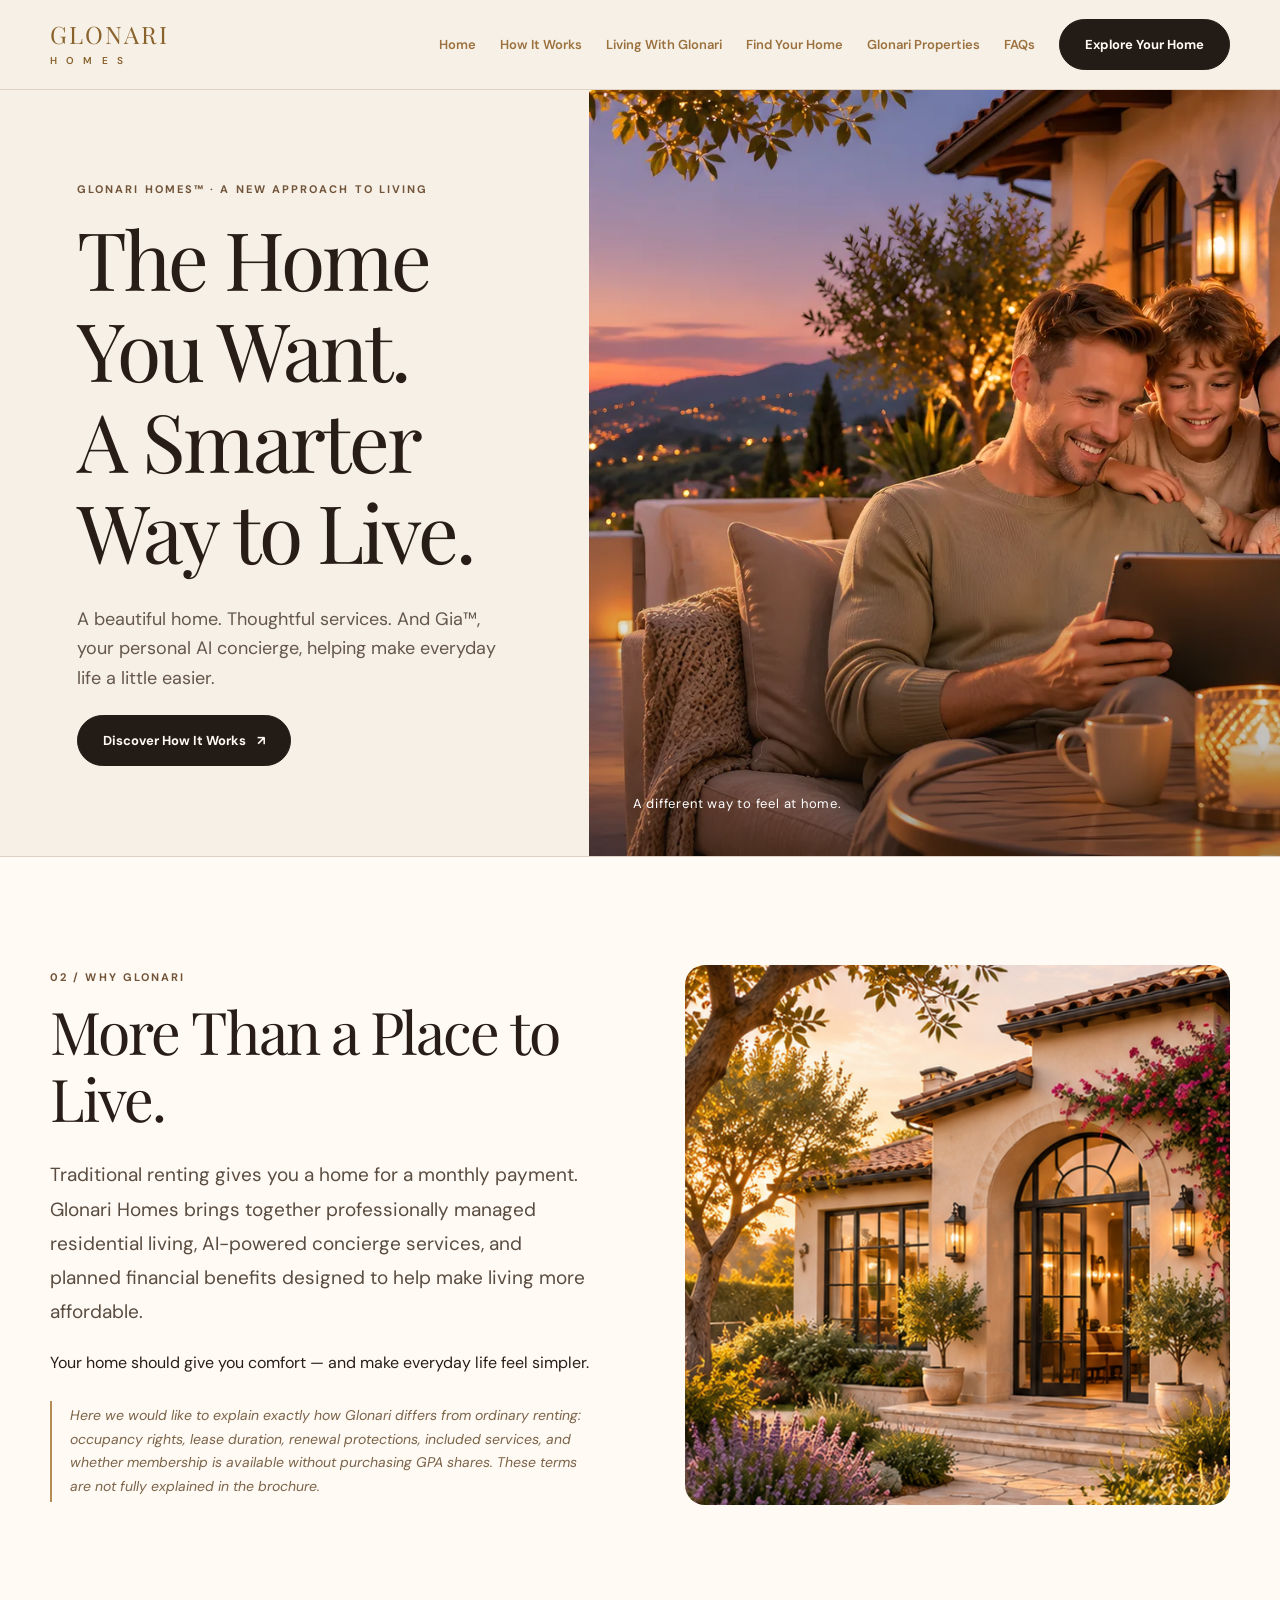
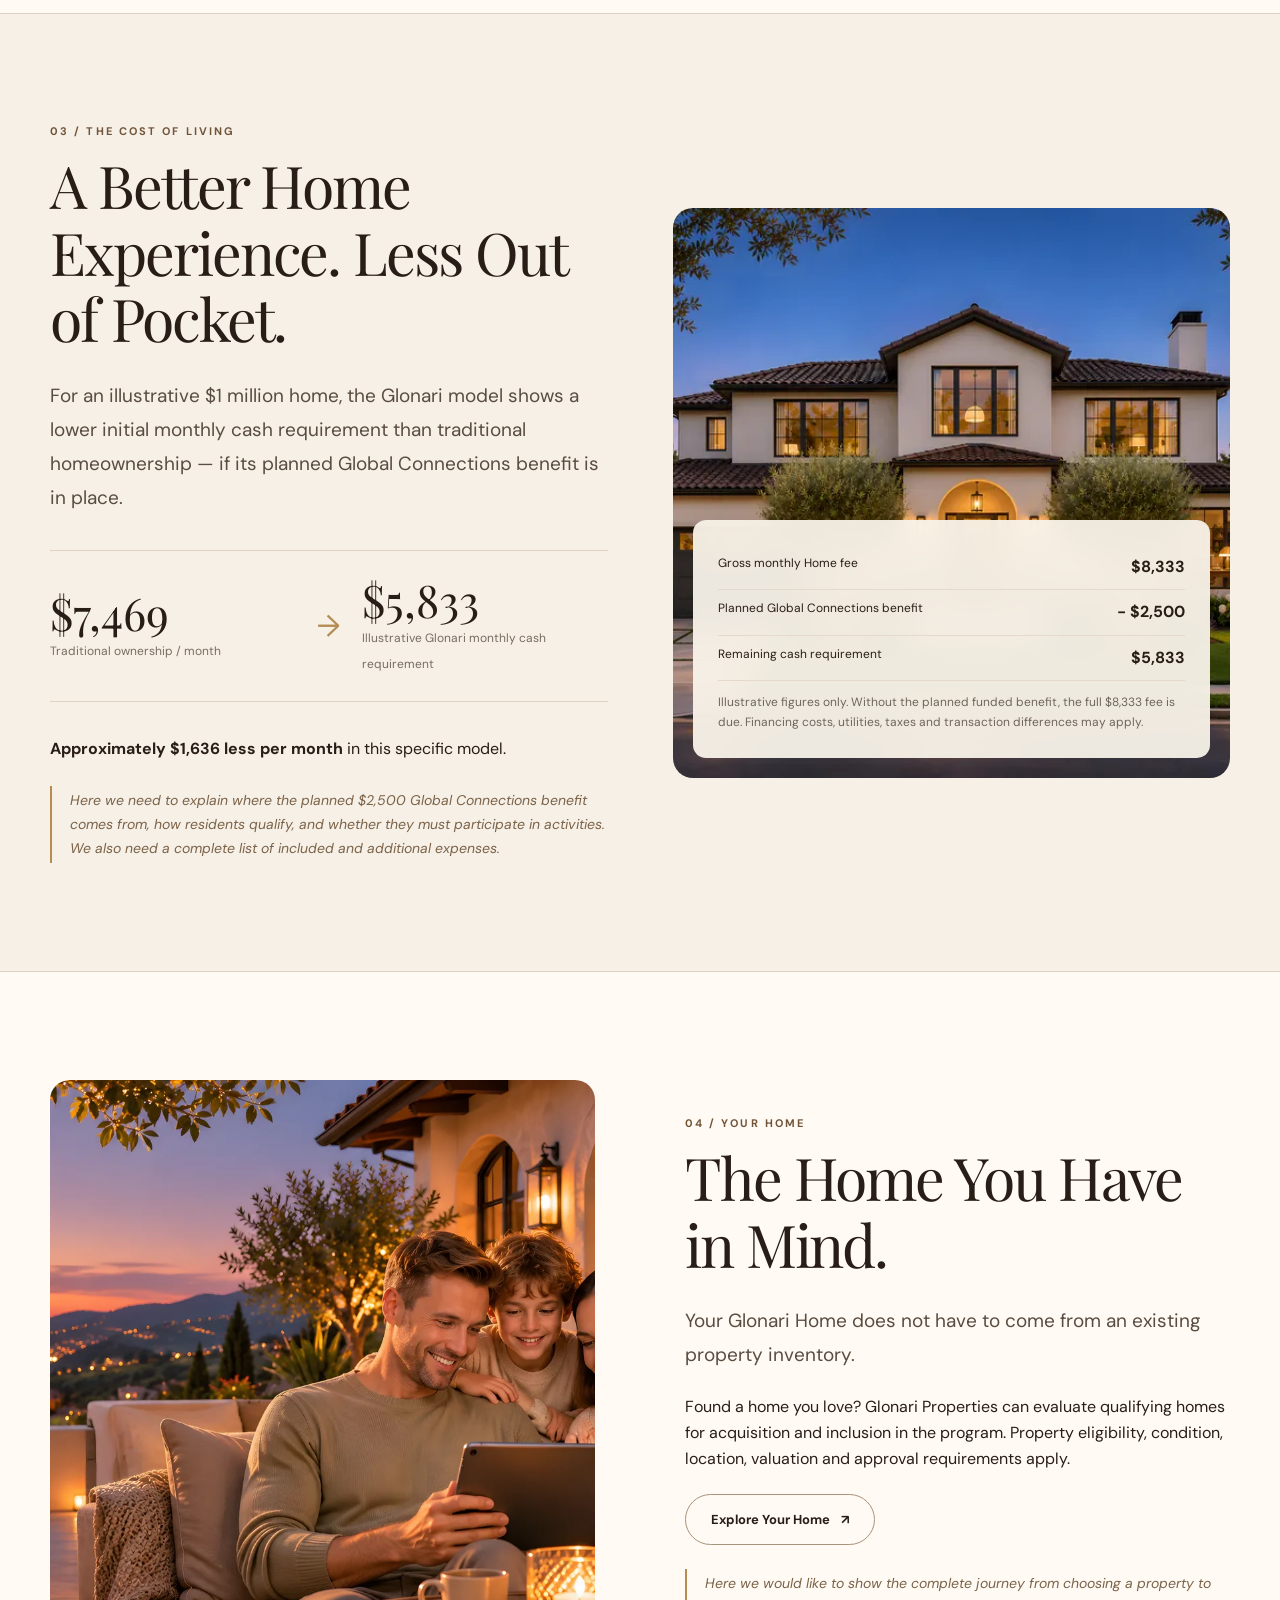
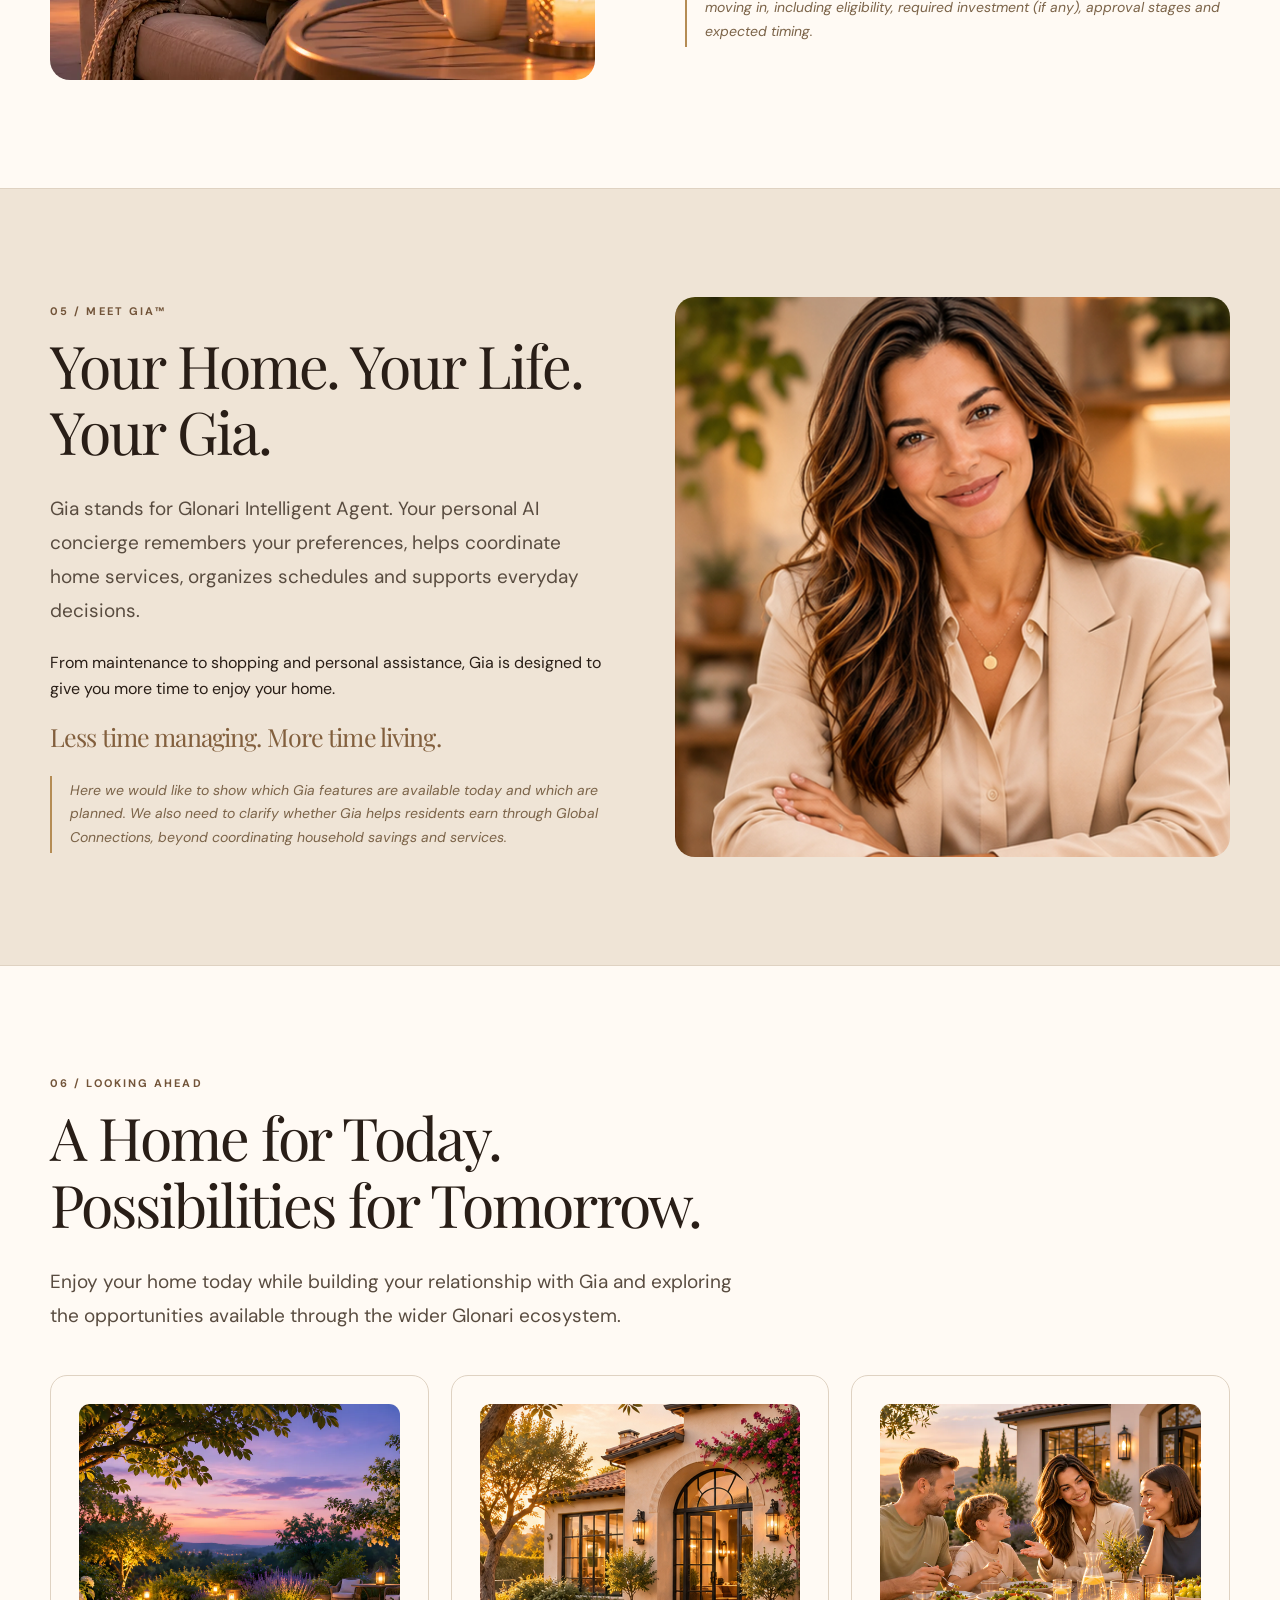
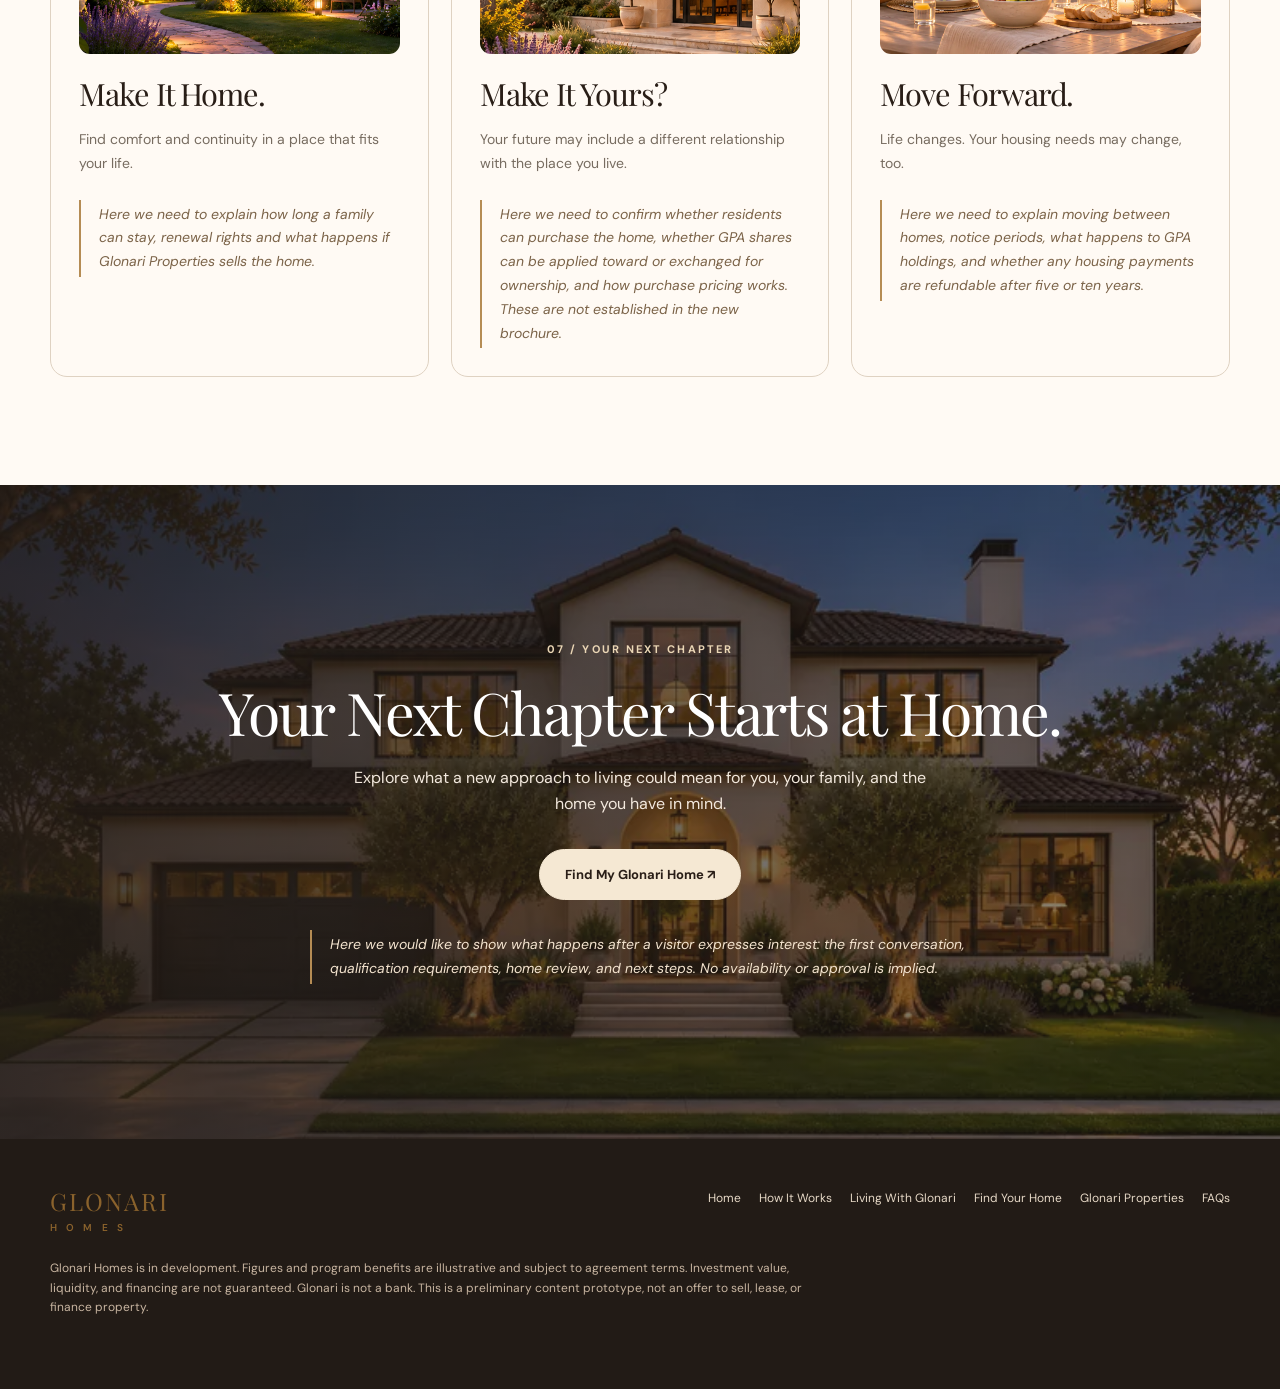
<file: index.html>
<!doctype html><html lang="en"><head><meta charset="utf-8"><meta name="viewport" content="width=device-width,initial-scale=1"><meta name="description" content="Glonari Homes preliminary website content prototype. Explore homes, Gia and the program’s proposed benefits."><title>Home | Glonari Homes — Content Draft</title><link rel="stylesheet" href="styles.css"></head><body><header class="topbar"><div class="container nav"><a class="brand" href="index.html">GLONARI<span>H O M E S</span></a><button class="mobile-toggle" aria-label="Toggle navigation" aria-expanded="false" onclick="const n=document.getElementById('main-nav');n.classList.toggle('open');this.setAttribute('aria-expanded',n.classList.contains('open'))">☰</button><nav class="menu" id="main-nav"><a href="index.html" aria-current="page" >Home</a><a href="how-it-works.html" aria-current="page" >How It Works</a><a href="living-with-glonari.html" aria-current="page" >Living With Glonari</a><a href="find-your-home.html" aria-current="page" >Find Your Home</a><a href="glonari-properties.html" aria-current="page" >Glonari Properties</a><a href="faqs.html" aria-current="page" >FAQs</a><a class="btn" href="find-your-home.html">Explore Your Home</a></nav></div></header><main>
<section class="hero" id="home"><div class="hero-copy"><div class="eyebrow">Glonari Homes™ · A new approach to living</div><h1>The Home You Want.<br>A Smarter Way to Live.</h1><p>A beautiful home. Thoughtful services. And Gia™, your personal AI concierge, helping make everyday life a little easier.</p><div><a class="btn" href="#why">Discover How It Works <span aria-hidden="true">↗</span></a></div></div><div class="hero-photo"><div class="hero-tag">A different way to feel at home.</div></div></section>
<section id="why" class="screen alternate"><div class="container split"><div><div class="eyebrow">02 / Why Glonari</div><h2>More Than a Place to Live.</h2><p class="lede">Traditional renting gives you a home for a monthly payment. Glonari Homes brings together professionally managed residential living, AI-powered concierge services, and planned financial benefits designed to help make living more affordable.</p><p>Your home should give you comfort — and make everyday life feel simpler.</p><div class="note">Here we would like to explain exactly how Glonari differs from ordinary renting: occupancy rights, lease duration, renewal protections, included services, and whether membership is available without purchasing GPA shares. These terms are not fully explained in the brochure.</div></div><img class="media" src="assets/how-01-house-1500.jpg" alt="Warm Mediterranean-style residence" loading="lazy"></div></section>
<section id="cost" class="screen"><div class="container finance"><div><div class="eyebrow">03 / The Cost of Living</div><h2>A Better Home Experience. Less Out of Pocket.</h2><p class="lede">For an illustrative $1 million home, the Glonari model shows a lower initial monthly cash requirement than traditional homeownership — if its planned Global Connections benefit is in place.</p><div class="statline"><div><div class="value">$7,469</div><span>Traditional ownership / month</span></div><div class="op">→</div><div><div class="value">$5,833</div><span>Illustrative Glonari monthly cash requirement</span></div></div><p><strong>Approximately $1,636 less per month</strong> in this specific model.</p><div class="note">Here we need to explain where the planned $2,500 Global Connections benefit comes from, how residents qualify, and whether they must participate in activities. We also need a complete list of included and additional expenses.</div></div><div class="finance-figure"><img src="assets/living-03-complete-home-evening-800.webp" alt="Glonari concept house at dusk" loading="lazy"><div class="glass"><div class="row"><span>Gross monthly Home fee</span><strong>$8,333</strong></div><div class="row"><span>Planned Global Connections benefit</span><strong>− $2,500</strong></div><div class="row"><span>Remaining cash requirement</span><strong>$5,833</strong></div><p class="smallprint" style="margin:12px 0 0">Illustrative figures only. Without the planned funded benefit, the full $8,333 fee is due. Financing costs, utilities, taxes and transaction differences may apply.</p></div></div></div></section>
<section id="find" class="screen alternate"><div class="container split"><img class="media tall" src="assets/how-00-terrace-family-1600.webp" alt="Family enjoying an evening at home" loading="lazy"><div><div class="eyebrow">04 / Your Home</div><h2>The Home You Have in Mind.</h2><p class="lede">Your Glonari Home does not have to come from an existing property inventory.</p><p>Found a home you love? Glonari Properties can evaluate qualifying homes for acquisition and inclusion in the program. Property eligibility, condition, location, valuation and approval requirements apply.</p><a href="find-your-home.html" class="btn secondary">Explore Your Home <span aria-hidden="true">↗</span></a><div class="note">Here we would like to show the complete journey from choosing a property to moving in, including eligibility, required investment (if any), approval stages and expected timing.</div></div></div></section>
<section id="gia" class="screen gentle"><div class="container portrait-layout"><div><div class="eyebrow">05 / Meet Gia™</div><h2>Your Home. Your Life. Your Gia.</h2><p class="lede">Gia stands for Glonari Intelligent Agent. Your personal AI concierge remembers your preferences, helps coordinate home services, organizes schedules and supports everyday decisions.</p><p>From maintenance to shopping and personal assistance, Gia is designed to give you more time to enjoy your home.</p><p class="serif" style="font-size:25px;color:#825f3d">Less time managing. More time living.</p><div class="note">Here we would like to show which Gia features are available today and which are planned. We also need to clarify whether Gia helps residents earn through Global Connections, beyond coordinating household savings and services.</div></div><img class="portrait" src="assets/how-01-gia-1500.jpg" alt="Gia, the Glonari AI concierge" loading="lazy"></div></section>
<section id="future" class="screen alternate"><div class="container"><div class="eyebrow">06 / Looking Ahead</div><h2>A Home for Today.<br>Possibilities for Tomorrow.</h2><p class="lede">Enjoy your home today while building your relationship with Gia and exploring the opportunities available through the wider Glonari ecosystem.</p><div class="columns"><div class="column"><img src="assets/living-05-view-garden-1600.webp" loading="lazy" alt="Quiet garden at dusk"><h3>Make It Home.</h3><p>Find comfort and continuity in a place that fits your life.</p><div class="note">Here we need to explain how long a family can stay, renewal rights and what happens if Glonari Properties sells the home.</div></div><div class="column"><img src="assets/how-01-house-1500.jpg" loading="lazy" alt="Home exterior"><h3>Make It Yours?</h3><p>Your future may include a different relationship with the place you live.</p><div class="note">Here we need to confirm whether residents can purchase the home, whether GPA shares can be applied toward or exchanged for ownership, and how purchase pricing works. These are not established in the new brochure.</div></div><div class="column"><img src="assets/how-00-system-circle-1600.webp" loading="lazy" alt="Family sharing a meal"><h3>Move Forward.</h3><p>Life changes. Your housing needs may change, too.</p><div class="note">Here we need to explain moving between homes, notice periods, what happens to GPA holdings, and whether any housing payments are refundable after five or ten years.</div></div></div></div></section>
<section id="start" class="cta-screen"><div class="eyebrow" style="color:#ebd7b6">07 / Your Next Chapter</div><h2>Your Next Chapter Starts at Home.</h2><p>Explore what a new approach to living could mean for you, your family, and the home you have in mind.</p><a class="btn" href="find-your-home.html">Find My Glonari Home ↗</a><div class="note">Here we would like to show what happens after a visitor expresses interest: the first conversation, qualification requirements, home review, and next steps. No availability or approval is implied.</div></section>
</main><footer class="footer"><div class="container"><div class="footer-grid"><div class="brand">GLONARI<span>H O M E S</span></div><nav><a href="index.html">Home</a> <a href="how-it-works.html">How It Works</a> <a href="living-with-glonari.html">Living With Glonari</a> <a href="find-your-home.html">Find Your Home</a> <a href="glonari-properties.html">Glonari Properties</a> <a href="faqs.html">FAQs</a></nav></div><p class="smallprint">Glonari Homes is in development. Figures and program benefits are illustrative and subject to agreement terms. Investment value, liquidity, and financing are not guaranteed. Glonari is not a bank. This is a preliminary content prototype, not an offer to sell, lease, or finance property.</p></div></footer></body></html>
</file>
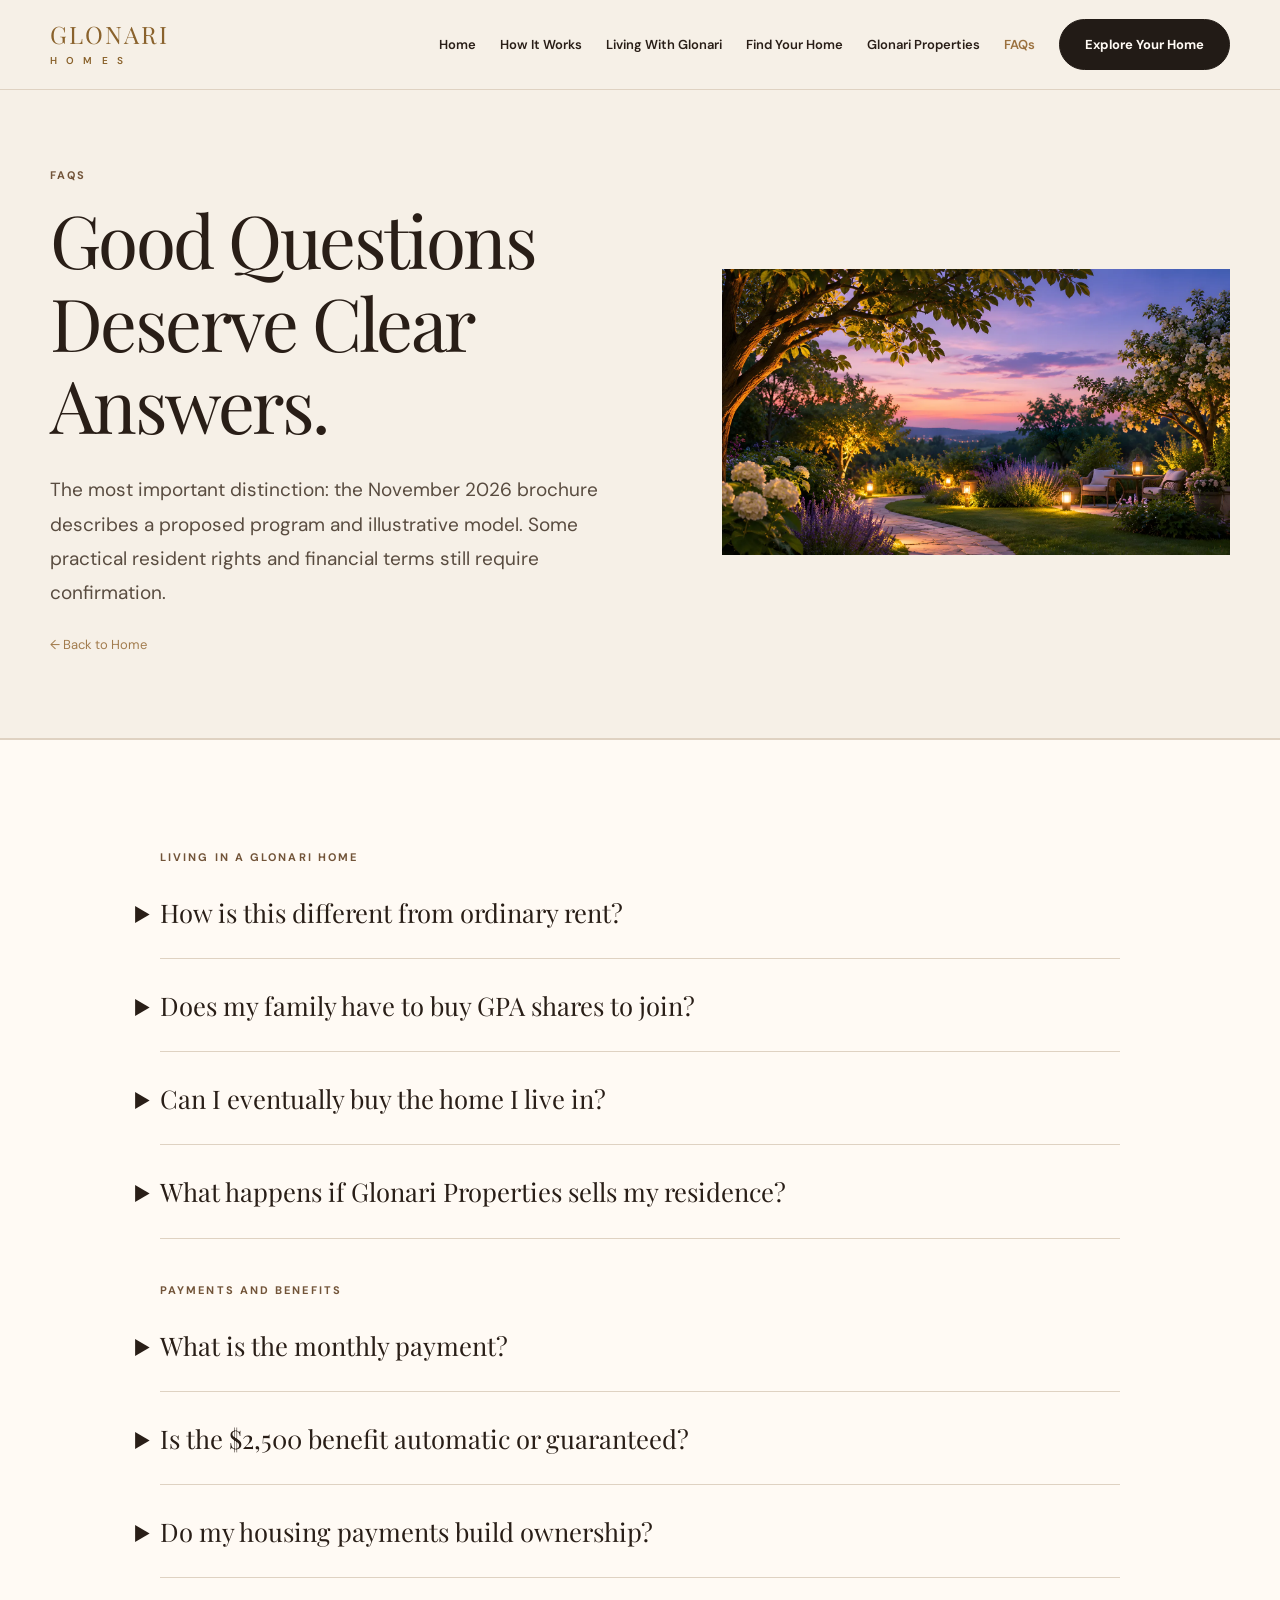
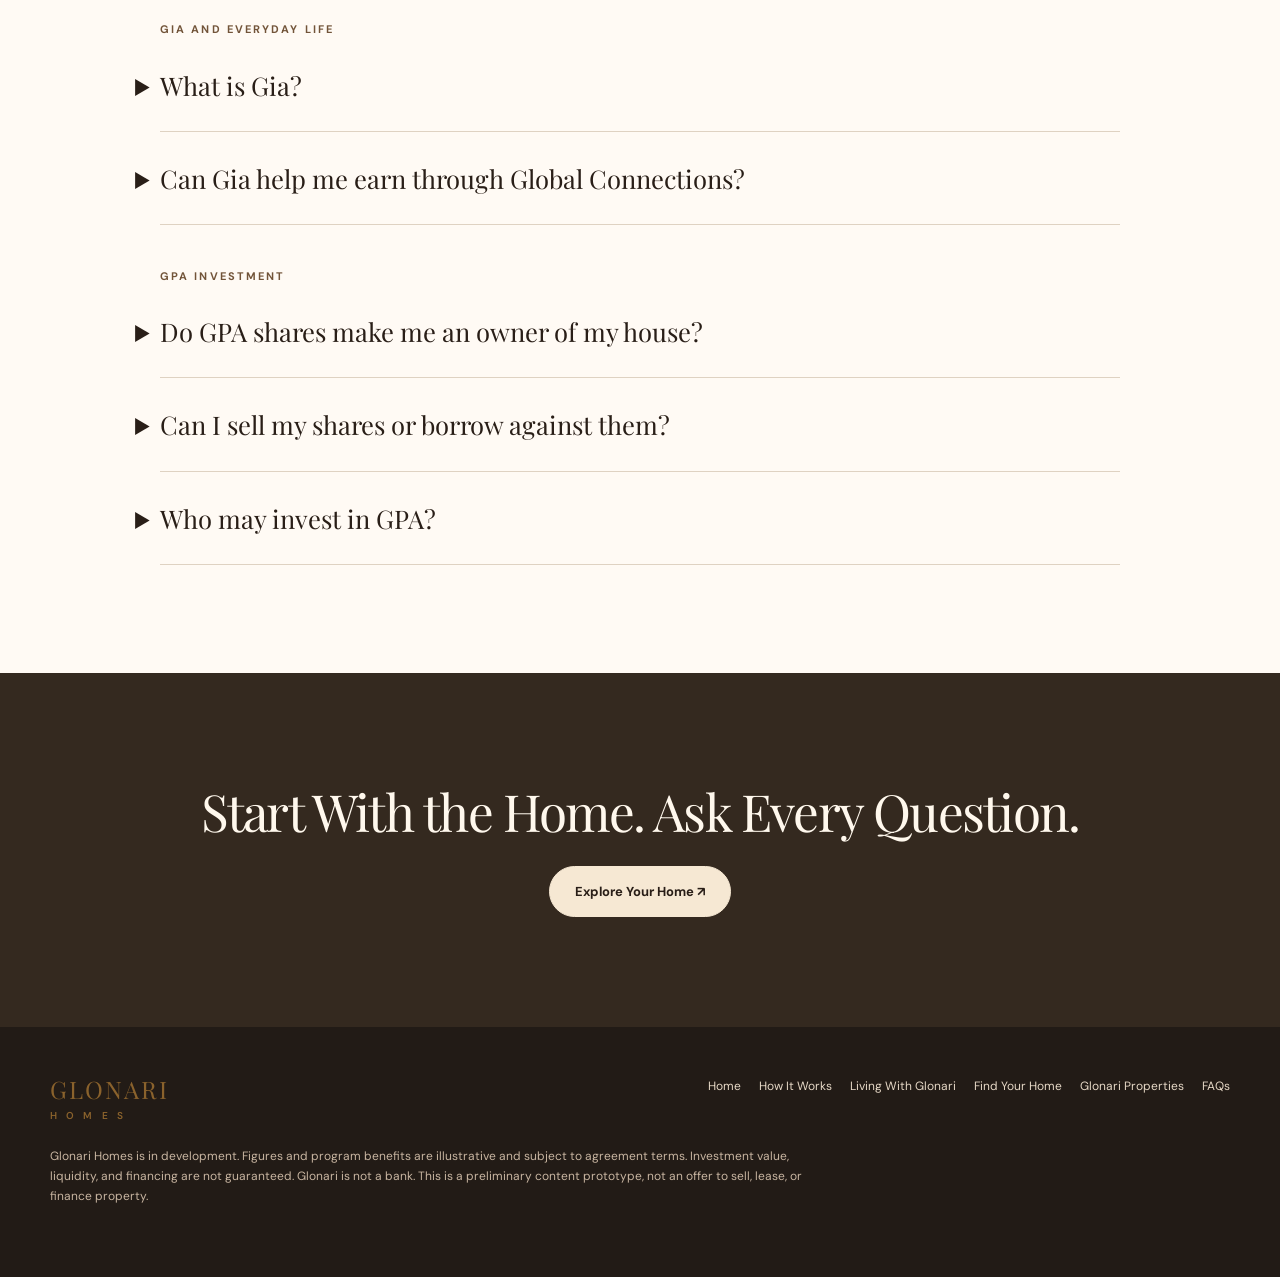
<file: faqs.html>
<!doctype html><html lang="en"><head><meta charset="utf-8"><meta name="viewport" content="width=device-width,initial-scale=1"><meta name="description" content="Glonari Homes preliminary website content prototype. Explore homes, Gia and the program’s proposed benefits."><title>FAQs | Glonari Homes — Content Draft</title><link rel="stylesheet" href="styles.css"></head><body><header class="topbar"><div class="container nav"><a class="brand" href="index.html">GLONARI<span>H O M E S</span></a><button class="mobile-toggle" aria-label="Toggle navigation" aria-expanded="false" onclick="const n=document.getElementById('main-nav');n.classList.toggle('open');this.setAttribute('aria-expanded',n.classList.contains('open'))">☰</button><nav class="menu" id="main-nav"><a href="index.html" >Home</a><a href="how-it-works.html" >How It Works</a><a href="living-with-glonari.html" >Living With Glonari</a><a href="find-your-home.html" >Find Your Home</a><a href="glonari-properties.html" >Glonari Properties</a><a href="faqs.html" aria-current="page" >FAQs</a><a class="btn" href="find-your-home.html">Explore Your Home</a></nav></div></header><main><section class="interior-hero"><div class="container interior-hero-grid"><div><div class="eyebrow">FAQs</div><h1>Good Questions Deserve Clear Answers.</h1><p class="lede">The most important distinction: the November 2026 brochure describes a proposed program and illustrative model. Some practical resident rights and financial terms still require confirmation.</p><a href="index.html" class="backtop">← Back to Home</a></div><img class="inner-hero-image" src="assets/living-05-view-garden-1600.webp" alt="Glonari Homes lifestyle illustration" /></div></section><section class="screen alternate"><div class="container faq-wrap"><div class="eyebrow faq-category">Living in a Glonari Home</div><details class="qa"><summary>How is this different from ordinary rent?</summary><p>The brochure describes professionally managed housing with Gia concierge services and planned financial benefits. The precise legal occupancy protections and long-term contractual differences are not specified.</p><div class="note">Here we should publish the actual occupancy agreement, renewal rights and a plain-language comparison with renting.</div></details><details class="qa"><summary>Does my family have to buy GPA shares to join?</summary><p>The brochure describes a qualifying GPA position for its full-participation example, but does not clearly confirm a separate no-investment housing path.</p><div class="note">Here we need a definitive answer on mandatory GPA holdings and whether non-accredited families can become residents.</div></details><details class="qa"><summary>Can I eventually buy the home I live in?</summary><p>The November 2026 brochure does not establish a contractual right to purchase a particular home.</p><div class="note">Here we need any buyout option, pricing rules, eligibility, and whether GPA shares could be exchanged or applied toward ownership.</div></details><details class="qa"><summary>What happens if Glonari Properties sells my residence?</summary><p>The brochure does not provide the full housing-agreement protections for this situation.</p><div class="note">Here we need the resident’s legal rights after a property sale, refinancing or financial distress.</div></details><div class="eyebrow faq-category">Payments and benefits</div><details class="qa"><summary>What is the monthly payment?</summary><p>The brochure’s illustrative $1 million home carries an $8,333 gross monthly Home fee. Its planned $2,500 Global Connections benefit would leave $5,833 in monthly cash required before optional GPA financing.</p><div class="note">Here we should provide the actual fees and qualifying terms for each home.</div></details><details class="qa"><summary>Is the $2,500 benefit automatic or guaranteed?</summary><p>No. The brochure says the benefit requires enforceable funded arrangements; without it, the full $8,333 is due.</p><div class="note">Here we need to explain exactly where the benefit comes from, who qualifies and whether residents must participate.</div></details><details class="qa"><summary>Do my housing payments build ownership?</summary><p>The brochure does not state that monthly Home fees accumulate as equity in the residence or are refunded when a family moves.</p><div class="note">Here we need a clear five- or ten-year example of the amount paid and what, if anything, is refundable.</div></details><div class="eyebrow faq-category">Gia and everyday life</div><details class="qa"><summary>What is Gia?</summary><p>Gia is Glonari Intelligent Agent, a personal AI concierge designed to help coordinate services, maintenance, schedules and personal assistance according to available features and permissions.</p><div class="note">Here we need to distinguish services operating today from future plans.</div></details><details class="qa"><summary>Can Gia help me earn through Global Connections?</summary><p>The November brochure discusses planned economic benefits but does not explain the prior personal Home Business income model in detail.</p><div class="note">Here we need to confirm whether additional member earnings or a separate Home Business still exist.</div></details><div class="eyebrow faq-category">GPA investment</div><details class="qa"><summary>Do GPA shares make me an owner of my house?</summary><p>No. GPA Class A is equity in Glonari Properties, not direct title to an individual residence.</p><div class="note">Here we need the exact shareholder rights and legal documentation.</div></details><details class="qa"><summary>Can I sell my shares or borrow against them?</summary><p>No market, repurchase, redemption, share price or liquidity is guaranteed. Possible borrowing is subject to lender approval, eligible collateral and restrictions.</p><div class="note">Here we need actual exit options, approved lending arrangements and any eligibility limitations.</div></details><details class="qa"><summary>Who may invest in GPA?</summary><p>Initial securities participation is limited to eligible accredited investors. Broader access is a future objective requiring authorization.</p><div class="note">Here we need an explicit distinction between eligibility for GPA securities and eligibility for the Home living program.</div></details></div></section><section class="small-cta"><div class="container"><h2>Start With the Home. Ask Every Question.</h2><a class="btn" href="find-your-home.html">Explore Your Home ↗</a></div></section></main><footer class="footer"><div class="container"><div class="footer-grid"><div class="brand">GLONARI<span>H O M E S</span></div><nav><a href="index.html">Home</a> <a href="how-it-works.html">How It Works</a> <a href="living-with-glonari.html">Living With Glonari</a> <a href="find-your-home.html">Find Your Home</a> <a href="glonari-properties.html">Glonari Properties</a> <a href="faqs.html">FAQs</a></nav></div><p class="smallprint">Glonari Homes is in development. Figures and program benefits are illustrative and subject to agreement terms. Investment value, liquidity, and financing are not guaranteed. Glonari is not a bank. This is a preliminary content prototype, not an offer to sell, lease, or finance property.</p></div></footer></body></html>
</file>
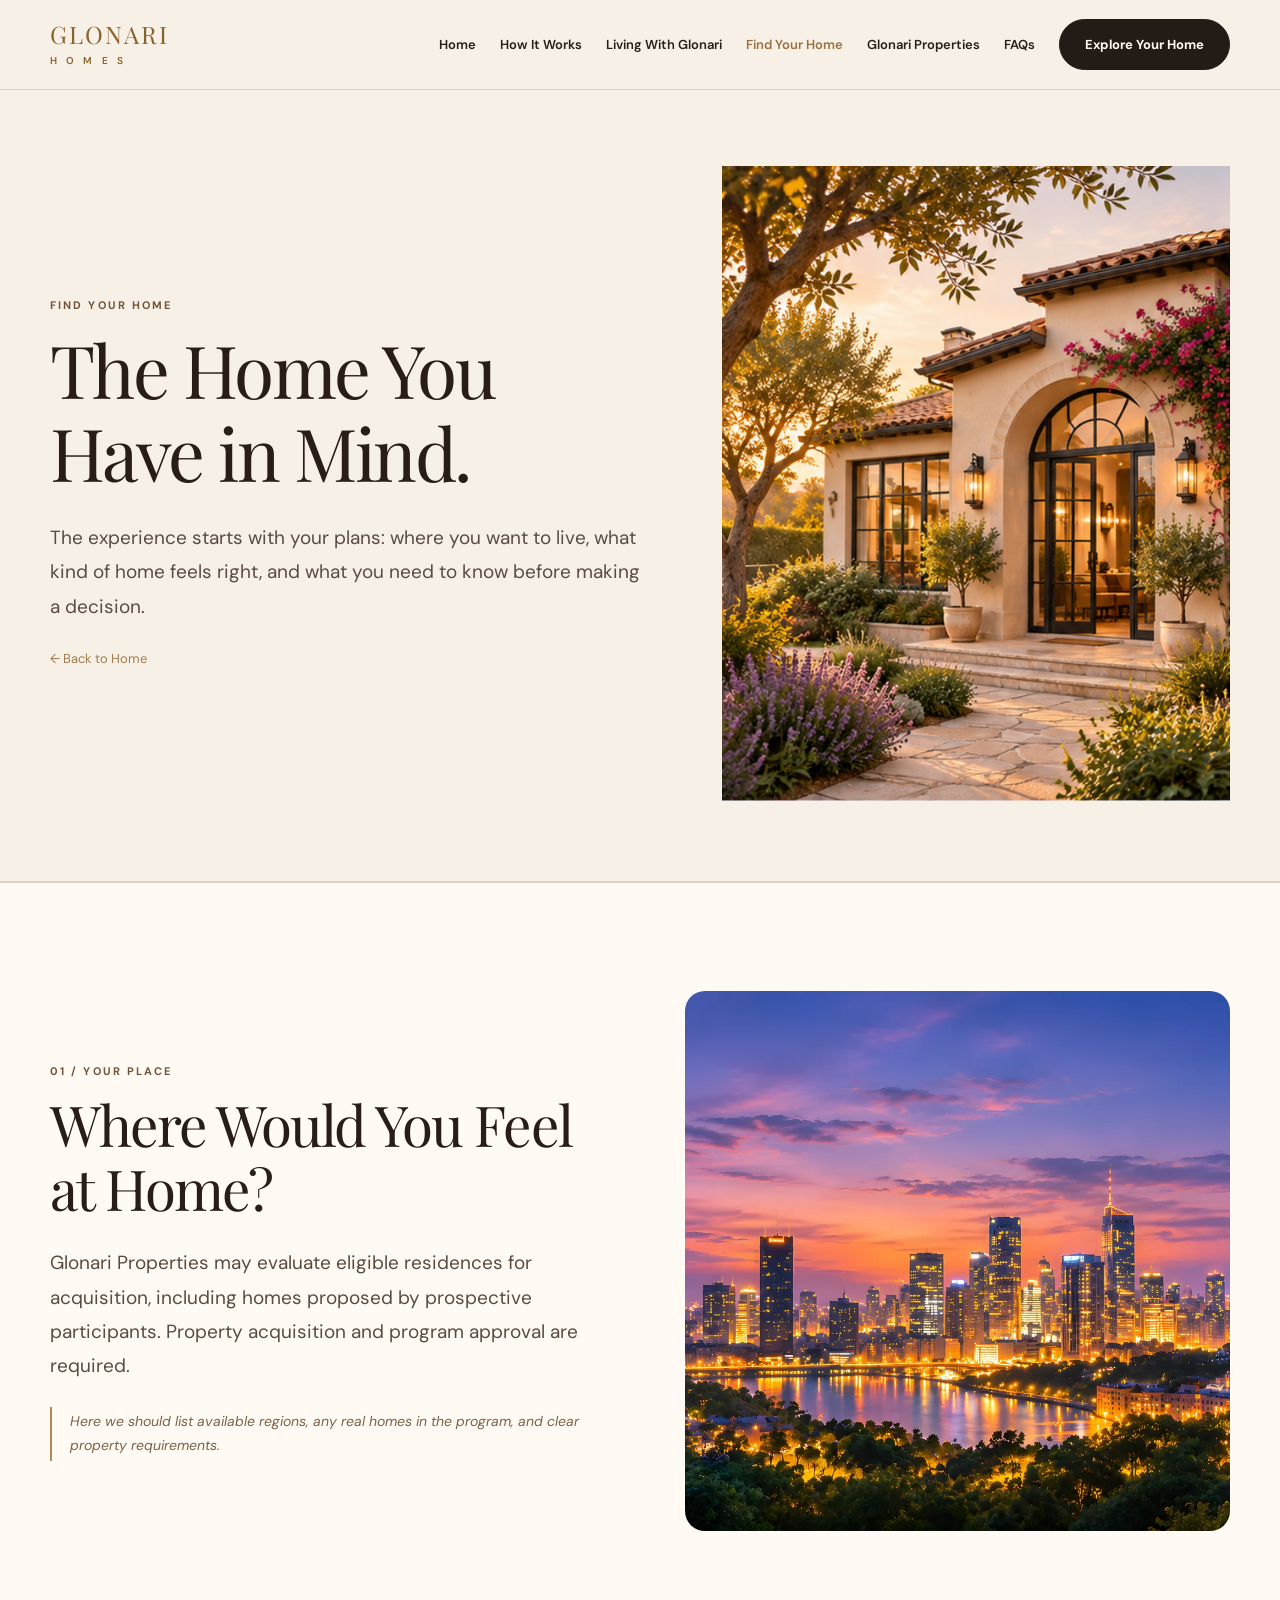
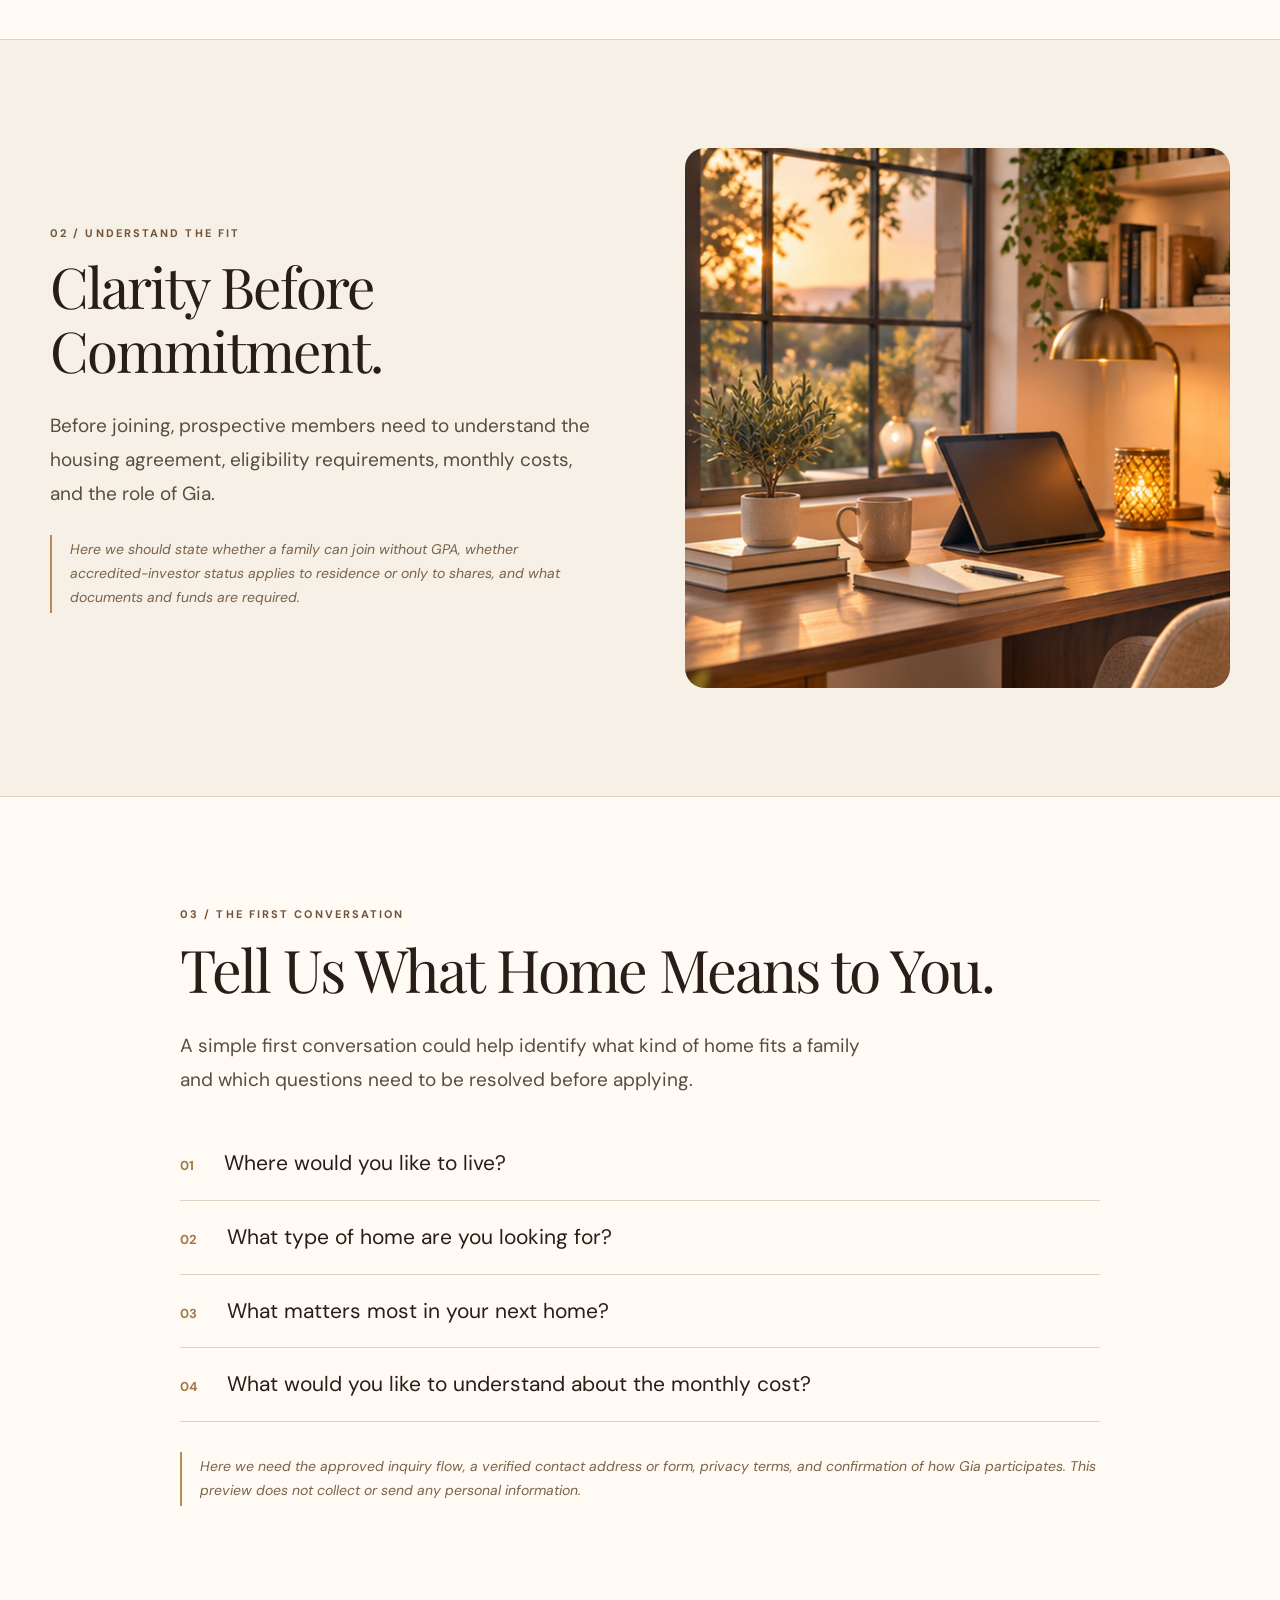
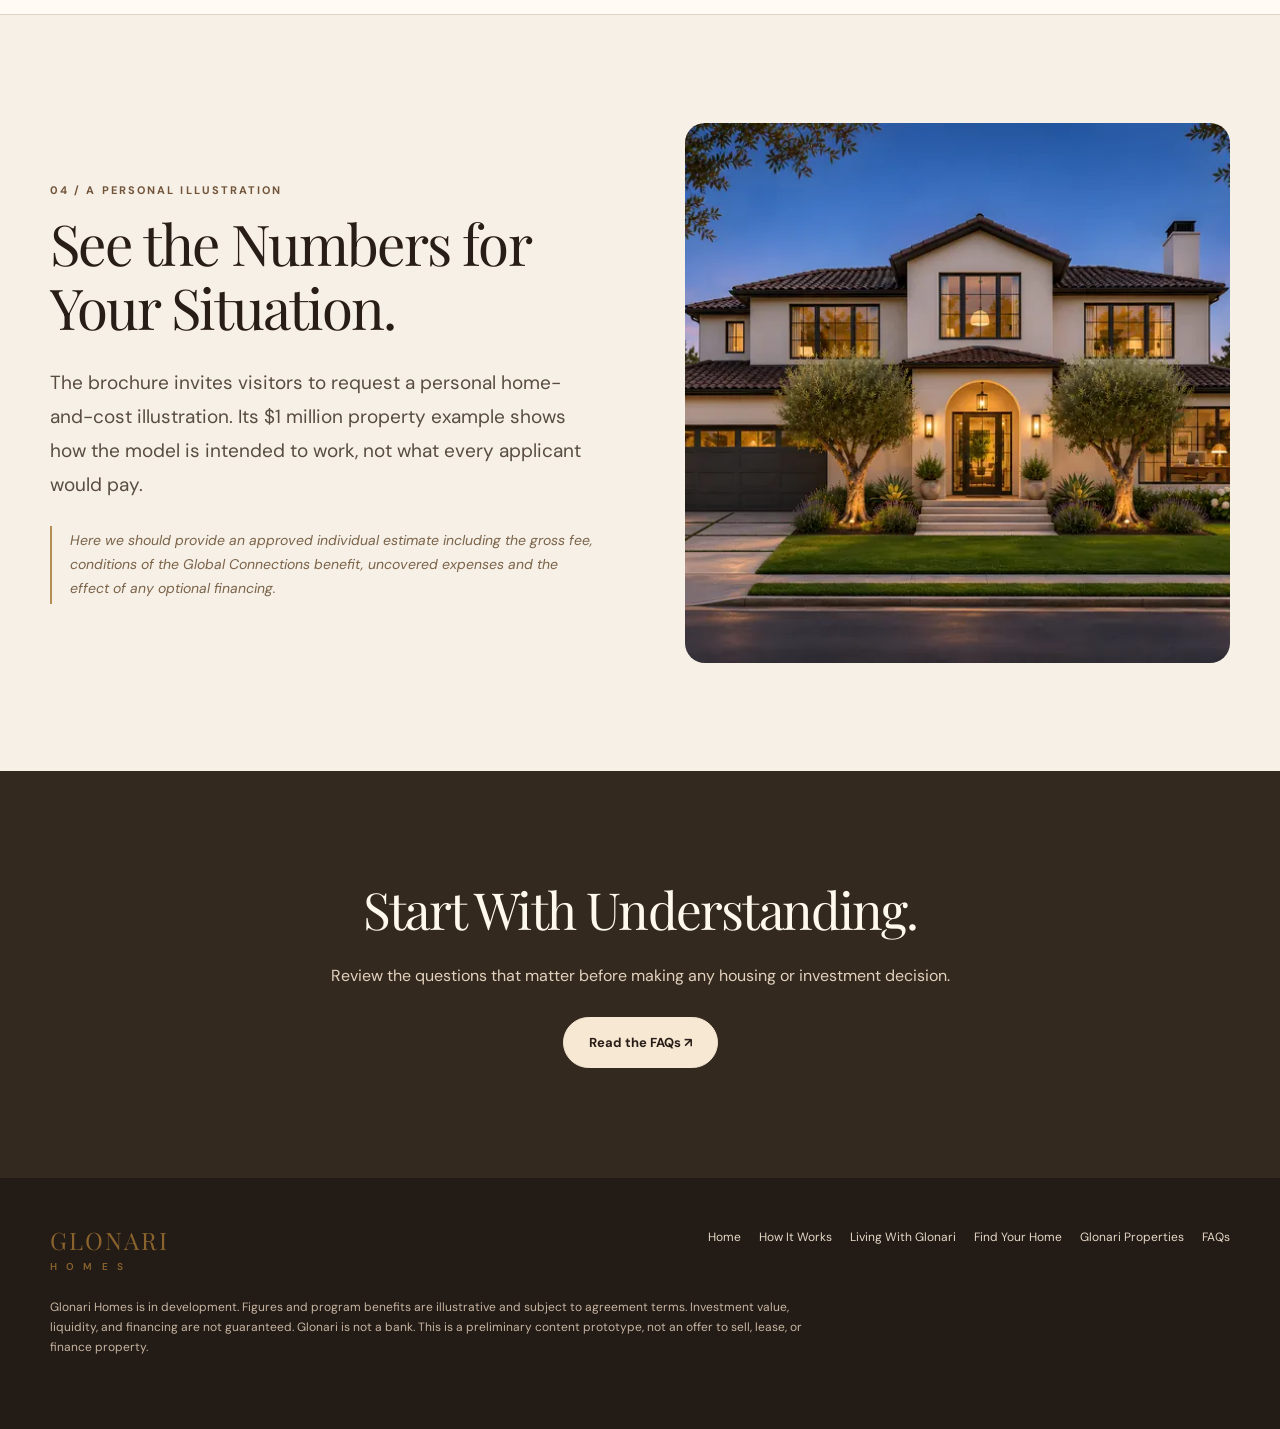
<file: find-your-home.html>
<!doctype html><html lang="en"><head><meta charset="utf-8"><meta name="viewport" content="width=device-width,initial-scale=1"><meta name="description" content="Glonari Homes preliminary website content prototype. Explore homes, Gia and the program’s proposed benefits."><title>Find Your Home | Glonari Homes — Content Draft</title><link rel="stylesheet" href="styles.css"></head><body><header class="topbar"><div class="container nav"><a class="brand" href="index.html">GLONARI<span>H O M E S</span></a><button class="mobile-toggle" aria-label="Toggle navigation" aria-expanded="false" onclick="const n=document.getElementById('main-nav');n.classList.toggle('open');this.setAttribute('aria-expanded',n.classList.contains('open'))">☰</button><nav class="menu" id="main-nav"><a href="index.html" >Home</a><a href="how-it-works.html" >How It Works</a><a href="living-with-glonari.html" >Living With Glonari</a><a href="find-your-home.html" aria-current="page" >Find Your Home</a><a href="glonari-properties.html" >Glonari Properties</a><a href="faqs.html" >FAQs</a><a class="btn" href="find-your-home.html">Explore Your Home</a></nav></div></header><main><section class="interior-hero"><div class="container interior-hero-grid"><div><div class="eyebrow">Find Your Home</div><h1>The Home You Have in Mind.</h1><p class="lede">The experience starts with your plans: where you want to live, what kind of home feels right, and what you need to know before making a decision.</p><a href="index.html" class="backtop">← Back to Home</a></div><img class="inner-hero-image" src="assets/how-01-house-1500.jpg" alt="Glonari Homes lifestyle illustration" /></div></section><section class="screen alternate"><div class="container split"><div class="section-copy"><div class="eyebrow">01 / Your place</div><h2>Where Would You Feel at Home?</h2><p class="lede">Glonari Properties may evaluate eligible residences for acquisition, including homes proposed by prospective participants. Property acquisition and program approval are required.</p><div class="note">Here we should list available regions, any real homes in the program, and clear property requirements.</div></div><img class="media" src="assets/living-05-view-city-1600.webp" alt="Residential lifestyle illustration" loading="lazy"></div></section><section class="screen "><div class="container split"><div class="section-copy"><div class="eyebrow">02 / Understand the fit</div><h2>Clarity Before Commitment.</h2><p class="lede">Before joining, prospective members need to understand the housing agreement, eligibility requirements, monthly costs, and the role of Gia.</p><div class="note">Here we should state whether a family can join without GPA, whether accredited-investor status applies to residence or only to shares, and what documents and funds are required.</div></div><img class="media" src="assets/how-01-business-1500.jpg" alt="Residential lifestyle illustration" loading="lazy"></div></section><section class="screen alternate"><div class="container narrow-content"><div class="eyebrow">03 / The first conversation</div><h2>Tell Us What Home Means to You.</h2><p class="lede">A simple first conversation could help identify what kind of home fits a family and which questions need to be resolved before applying.</p><div class="sample-questions"><div><span>01</span> Where would you like to live?</div><div><span>02</span> What type of home are you looking for?</div><div><span>03</span> What matters most in your next home?</div><div><span>04</span> What would you like to understand about the monthly cost?</div></div><div class="note">Here we need the approved inquiry flow, a verified contact address or form, privacy terms, and confirmation of how Gia participates. This preview does not collect or send any personal information.</div></div></section><section class="screen "><div class="container split"><div class="section-copy"><div class="eyebrow">04 / A personal illustration</div><h2>See the Numbers for Your Situation.</h2><p class="lede">The brochure invites visitors to request a personal home-and-cost illustration. Its $1 million property example shows how the model is intended to work, not what every applicant would pay.</p><div class="note">Here we should provide an approved individual estimate including the gross fee, conditions of the Global Connections benefit, uncovered expenses and the effect of any optional financing.</div></div><img class="media" src="assets/living-03-complete-home-evening-800.webp" alt="Residential lifestyle illustration" loading="lazy"></div></section><section class="small-cta"><div class="container"><h2>Start With Understanding.</h2><p>Review the questions that matter before making any housing or investment decision.</p><a class="btn" href="faqs.html">Read the FAQs ↗</a></div></section></main><footer class="footer"><div class="container"><div class="footer-grid"><div class="brand">GLONARI<span>H O M E S</span></div><nav><a href="index.html">Home</a> <a href="how-it-works.html">How It Works</a> <a href="living-with-glonari.html">Living With Glonari</a> <a href="find-your-home.html">Find Your Home</a> <a href="glonari-properties.html">Glonari Properties</a> <a href="faqs.html">FAQs</a></nav></div><p class="smallprint">Glonari Homes is in development. Figures and program benefits are illustrative and subject to agreement terms. Investment value, liquidity, and financing are not guaranteed. Glonari is not a bank. This is a preliminary content prototype, not an offer to sell, lease, or finance property.</p></div></footer></body></html>
</file>
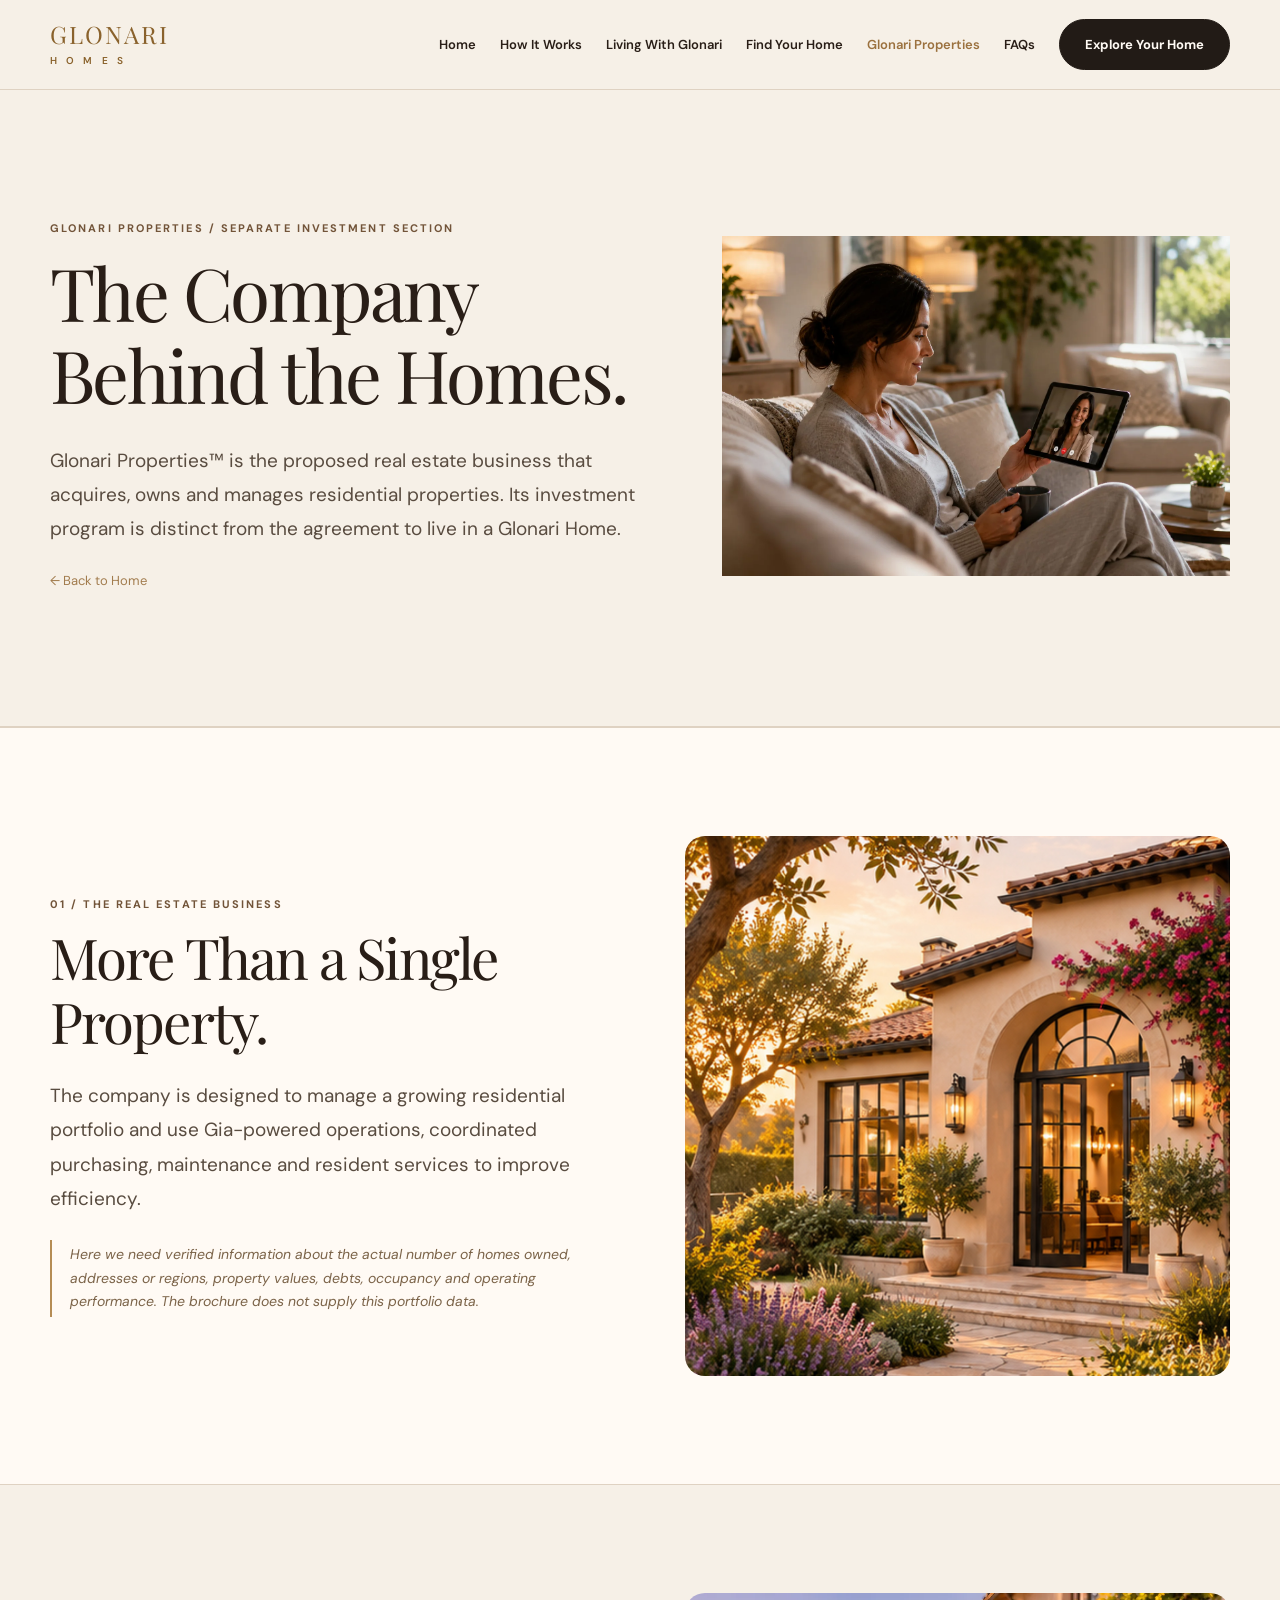
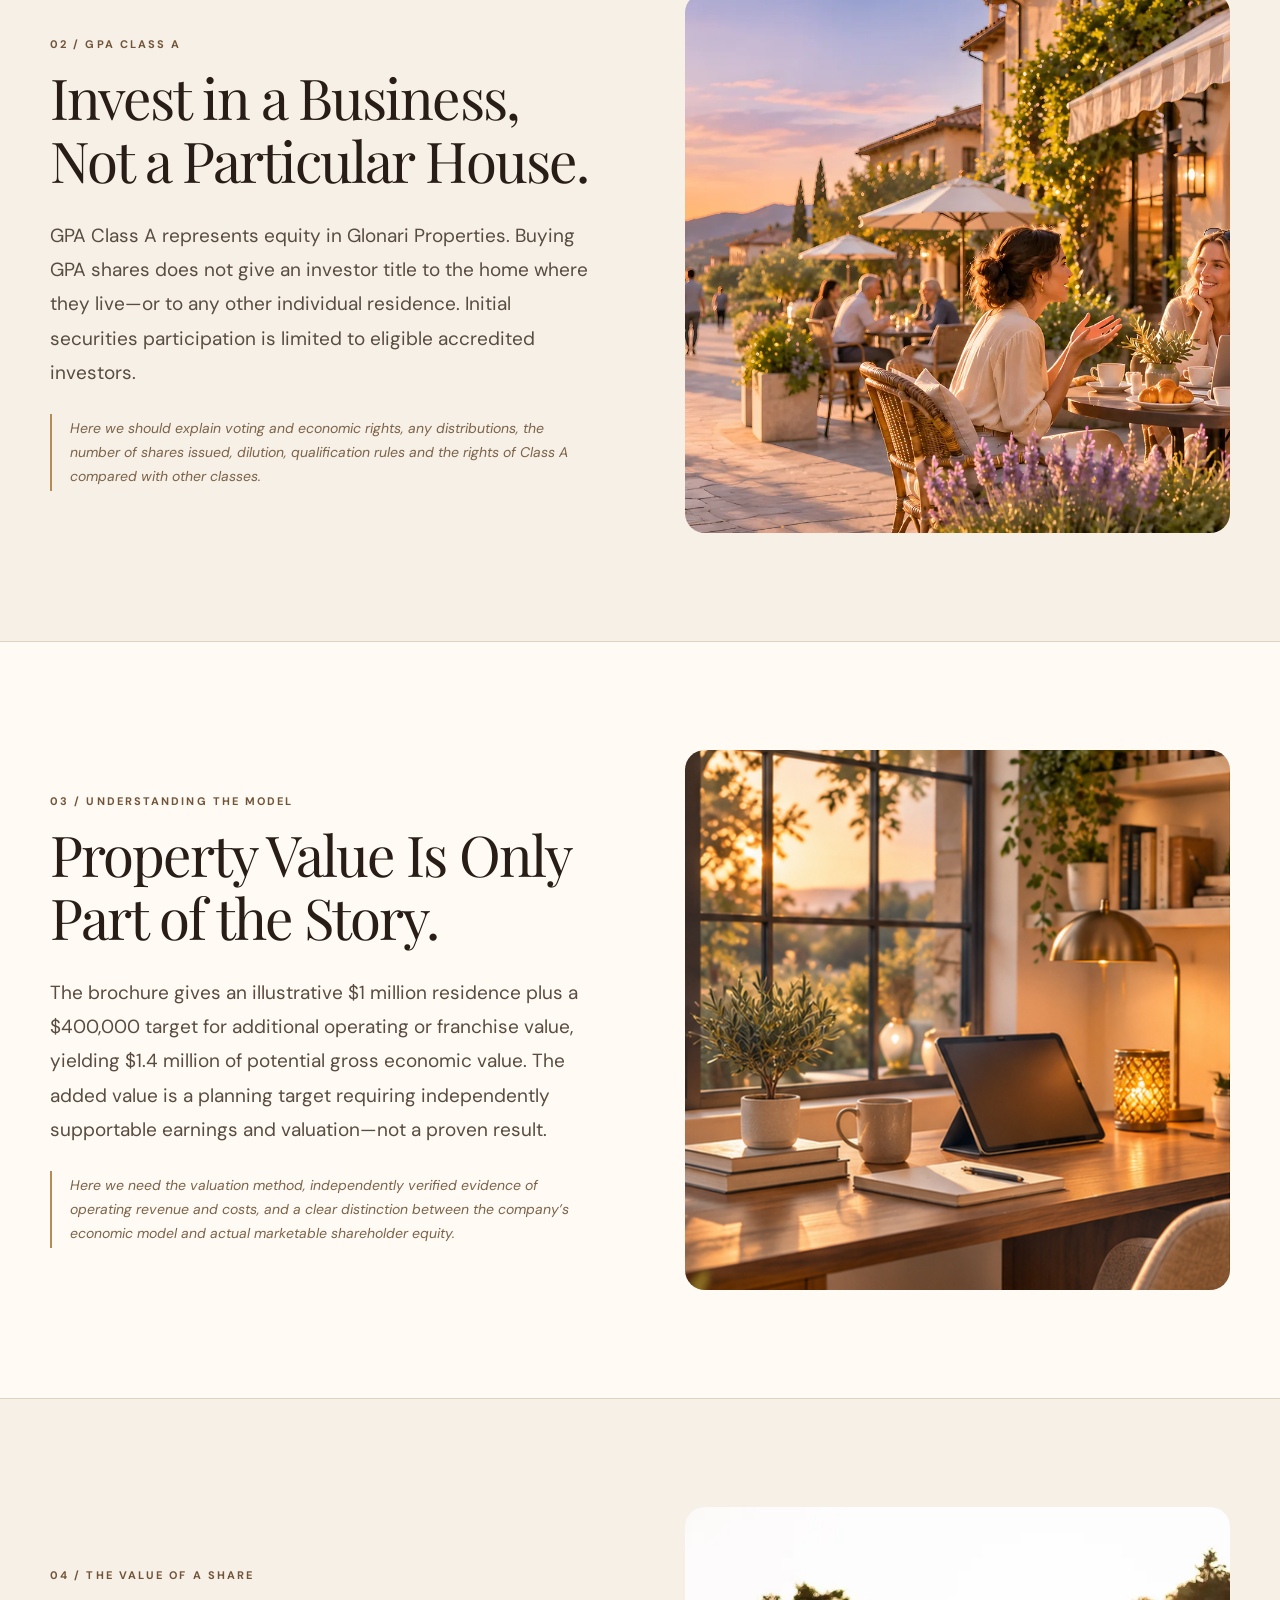
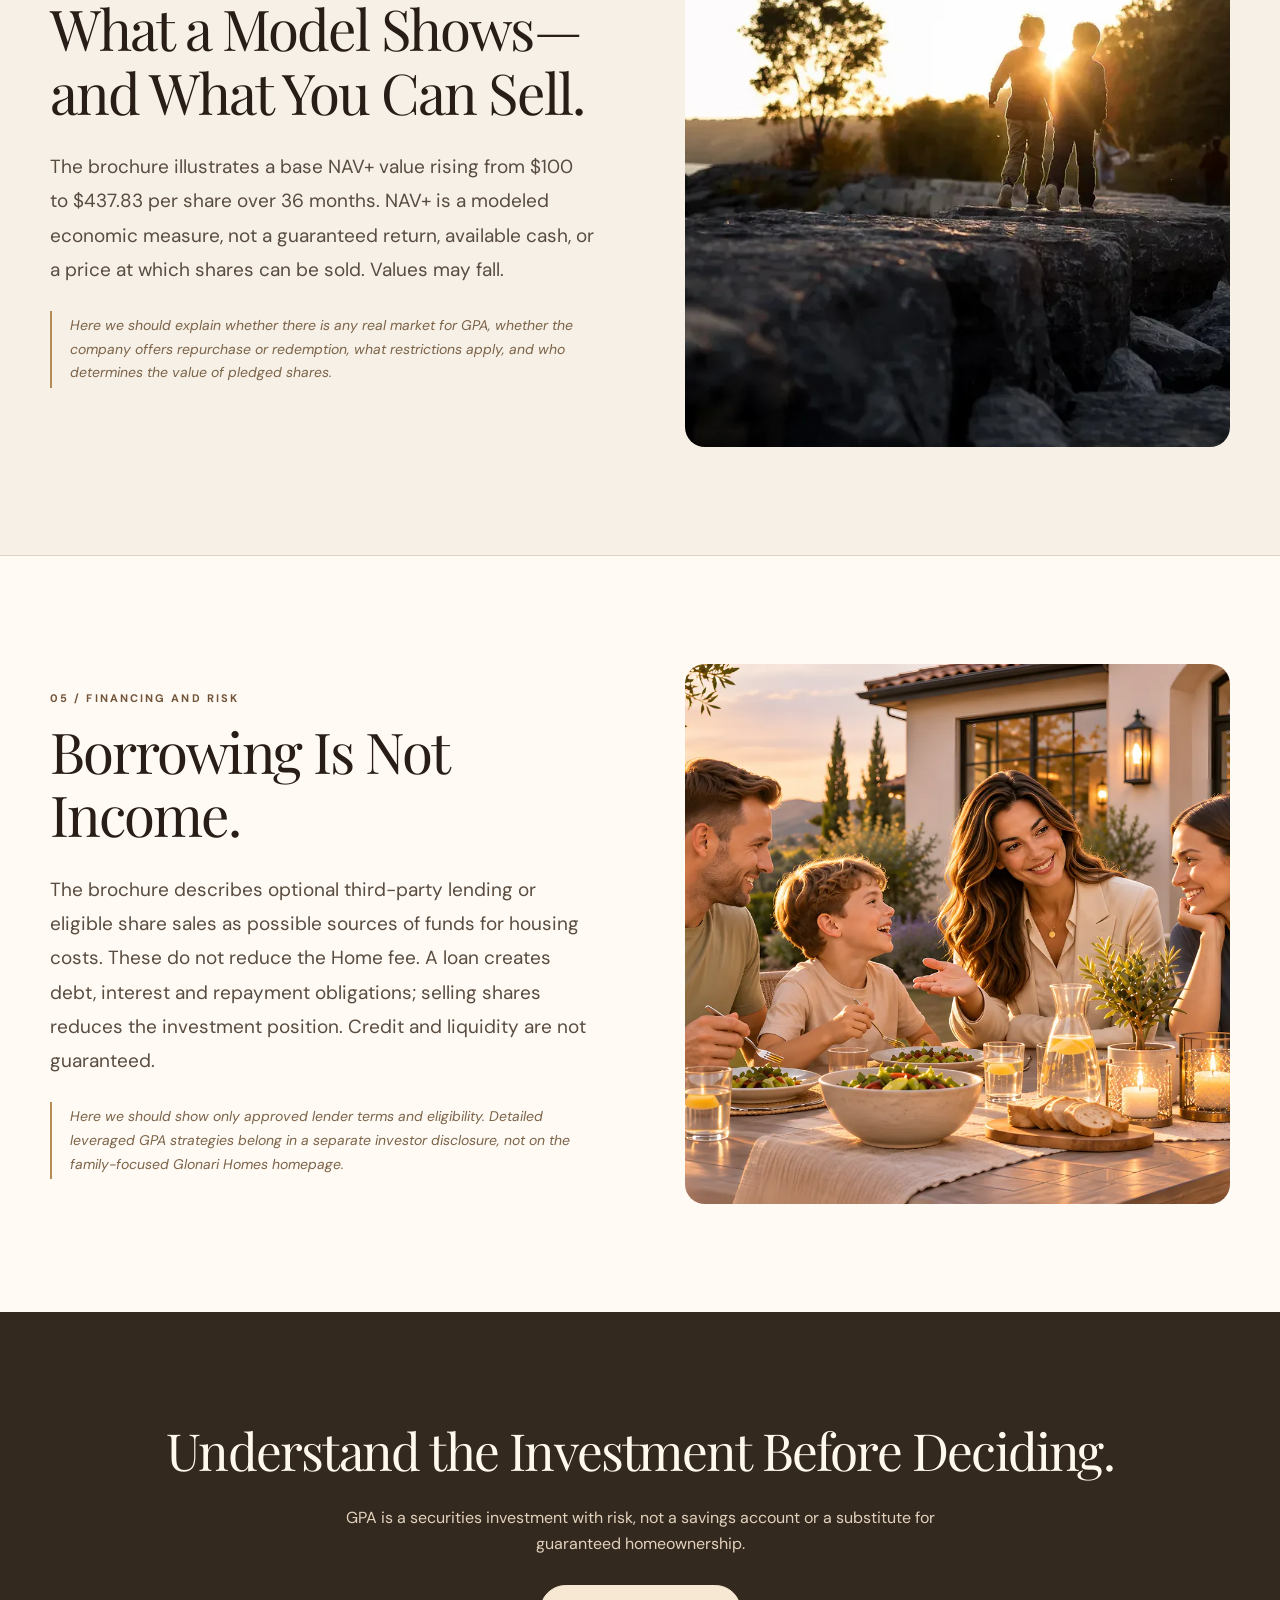
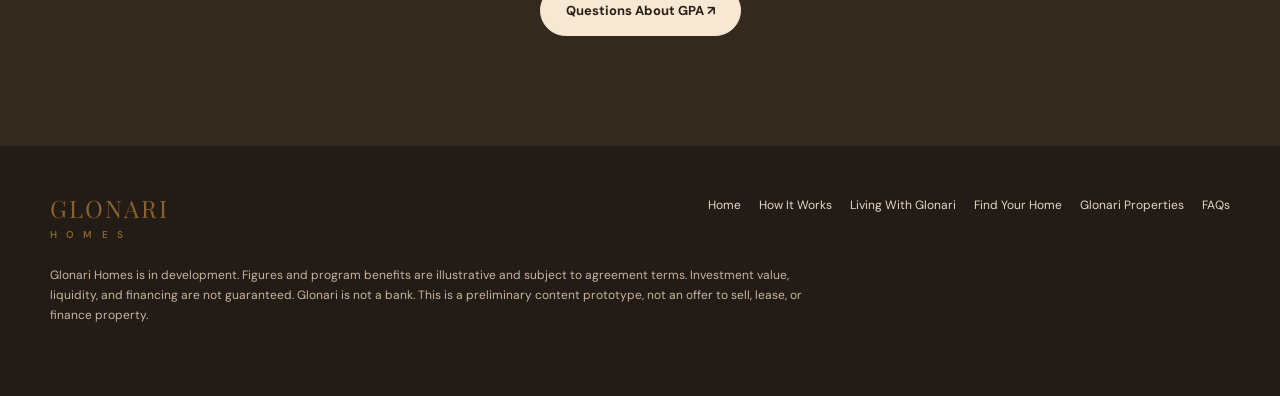
<file: glonari-properties.html>
<!doctype html><html lang="en"><head><meta charset="utf-8"><meta name="viewport" content="width=device-width,initial-scale=1"><meta name="description" content="Glonari Homes preliminary website content prototype. Explore homes, Gia and the program’s proposed benefits."><title>Glonari Properties | Glonari Homes — Content Draft</title><link rel="stylesheet" href="styles.css"></head><body><header class="topbar"><div class="container nav"><a class="brand" href="index.html">GLONARI<span>H O M E S</span></a><button class="mobile-toggle" aria-label="Toggle navigation" aria-expanded="false" onclick="const n=document.getElementById('main-nav');n.classList.toggle('open');this.setAttribute('aria-expanded',n.classList.contains('open'))">☰</button><nav class="menu" id="main-nav"><a href="index.html" >Home</a><a href="how-it-works.html" >How It Works</a><a href="living-with-glonari.html" >Living With Glonari</a><a href="find-your-home.html" >Find Your Home</a><a href="glonari-properties.html" aria-current="page" >Glonari Properties</a><a href="faqs.html" >FAQs</a><a class="btn" href="find-your-home.html">Explore Your Home</a></nav></div></header><main><section class="interior-hero"><div class="container interior-hero-grid"><div><div class="eyebrow">Glonari Properties / Separate investment section</div><h1>The Company Behind the Homes.</h1><p class="lede">Glonari Properties™ is the proposed real estate business that acquires, owns and manages residential properties. Its investment program is distinct from the agreement to live in a Glonari Home.</p><a href="index.html" class="backtop">← Back to Home</a></div><img class="inner-hero-image" src="assets/b-homes-main.webp" alt="Glonari Homes lifestyle illustration" /></div></section><section class="screen alternate"><div class="container split"><div class="section-copy"><div class="eyebrow">01 / The real estate business</div><h2>More Than a Single Property.</h2><p class="lede">The company is designed to manage a growing residential portfolio and use Gia-powered operations, coordinated purchasing, maintenance and resident services to improve efficiency.</p><div class="note">Here we need verified information about the actual number of homes owned, addresses or regions, property values, debts, occupancy and operating performance. The brochure does not supply this portfolio data.</div></div><img class="media" src="assets/how-01-house-1500.jpg" alt="Residential lifestyle illustration" loading="lazy"></div></section><section class="screen "><div class="container split"><div class="section-copy"><div class="eyebrow">02 / GPA Class A</div><h2>Invest in a Business, Not a Particular House.</h2><p class="lede">GPA Class A represents equity in Glonari Properties. Buying GPA shares does not give an investor title to the home where they live—or to any other individual residence. Initial securities participation is limited to eligible accredited investors.</p><div class="note">Here we should explain voting and economic rights, any distributions, the number of shares issued, dilution, qualification rules and the rights of Class A compared with other classes.</div></div><img class="media" src="assets/how-00-market-cards-1600.webp" alt="Residential lifestyle illustration" loading="lazy"></div></section><section class="screen alternate"><div class="container split"><div class="section-copy"><div class="eyebrow">03 / Understanding the model</div><h2>Property Value Is Only Part of the Story.</h2><p class="lede">The brochure gives an illustrative $1 million residence plus a $400,000 target for additional operating or franchise value, yielding $1.4 million of potential gross economic value. The added value is a planning target requiring independently supportable earnings and valuation—not a proven result.</p><div class="note">Here we need the valuation method, independently verified evidence of operating revenue and costs, and a clear distinction between the company’s economic model and actual marketable shareholder equity.</div></div><img class="media" src="assets/how-01-business-1500.jpg" alt="Residential lifestyle illustration" loading="lazy"></div></section><section class="screen "><div class="container split"><div class="section-copy"><div class="eyebrow">04 / The value of a share</div><h2>What a Model Shows—and What You Can Sell.</h2><p class="lede">The brochure illustrates a base NAV+ value rising from $100 to $437.83 per share over 36 months. NAV+ is a modeled economic measure, not a guaranteed return, available cash, or a price at which shares can be sold. Values may fall.</p><div class="note">Here we should explain whether there is any real market for GPA, whether the company offers repurchase or redemption, what restrictions apply, and who determines the value of pledged shares.</div></div><img class="media" src="assets/b-finances-inline.webp" alt="Residential lifestyle illustration" loading="lazy"></div></section><section class="screen alternate"><div class="container split"><div class="section-copy"><div class="eyebrow">05 / Financing and risk</div><h2>Borrowing Is Not Income.</h2><p class="lede">The brochure describes optional third-party lending or eligible share sales as possible sources of funds for housing costs. These do not reduce the Home fee. A loan creates debt, interest and repayment obligations; selling shares reduces the investment position. Credit and liquidity are not guaranteed.</p><div class="note">Here we should show only approved lender terms and eligibility. Detailed leveraged GPA strategies belong in a separate investor disclosure, not on the family-focused Glonari Homes homepage.</div></div><img class="media" src="assets/how-00-system-circle-1600.webp" alt="Residential lifestyle illustration" loading="lazy"></div></section><section class="small-cta"><div class="container"><h2>Understand the Investment Before Deciding.</h2><p>GPA is a securities investment with risk, not a savings account or a substitute for guaranteed homeownership.</p><a class="btn" href="faqs.html">Questions About GPA ↗</a></div></section></main><footer class="footer"><div class="container"><div class="footer-grid"><div class="brand">GLONARI<span>H O M E S</span></div><nav><a href="index.html">Home</a> <a href="how-it-works.html">How It Works</a> <a href="living-with-glonari.html">Living With Glonari</a> <a href="find-your-home.html">Find Your Home</a> <a href="glonari-properties.html">Glonari Properties</a> <a href="faqs.html">FAQs</a></nav></div><p class="smallprint">Glonari Homes is in development. Figures and program benefits are illustrative and subject to agreement terms. Investment value, liquidity, and financing are not guaranteed. Glonari is not a bank. This is a preliminary content prototype, not an offer to sell, lease, or finance property.</p></div></footer></body></html>
</file>
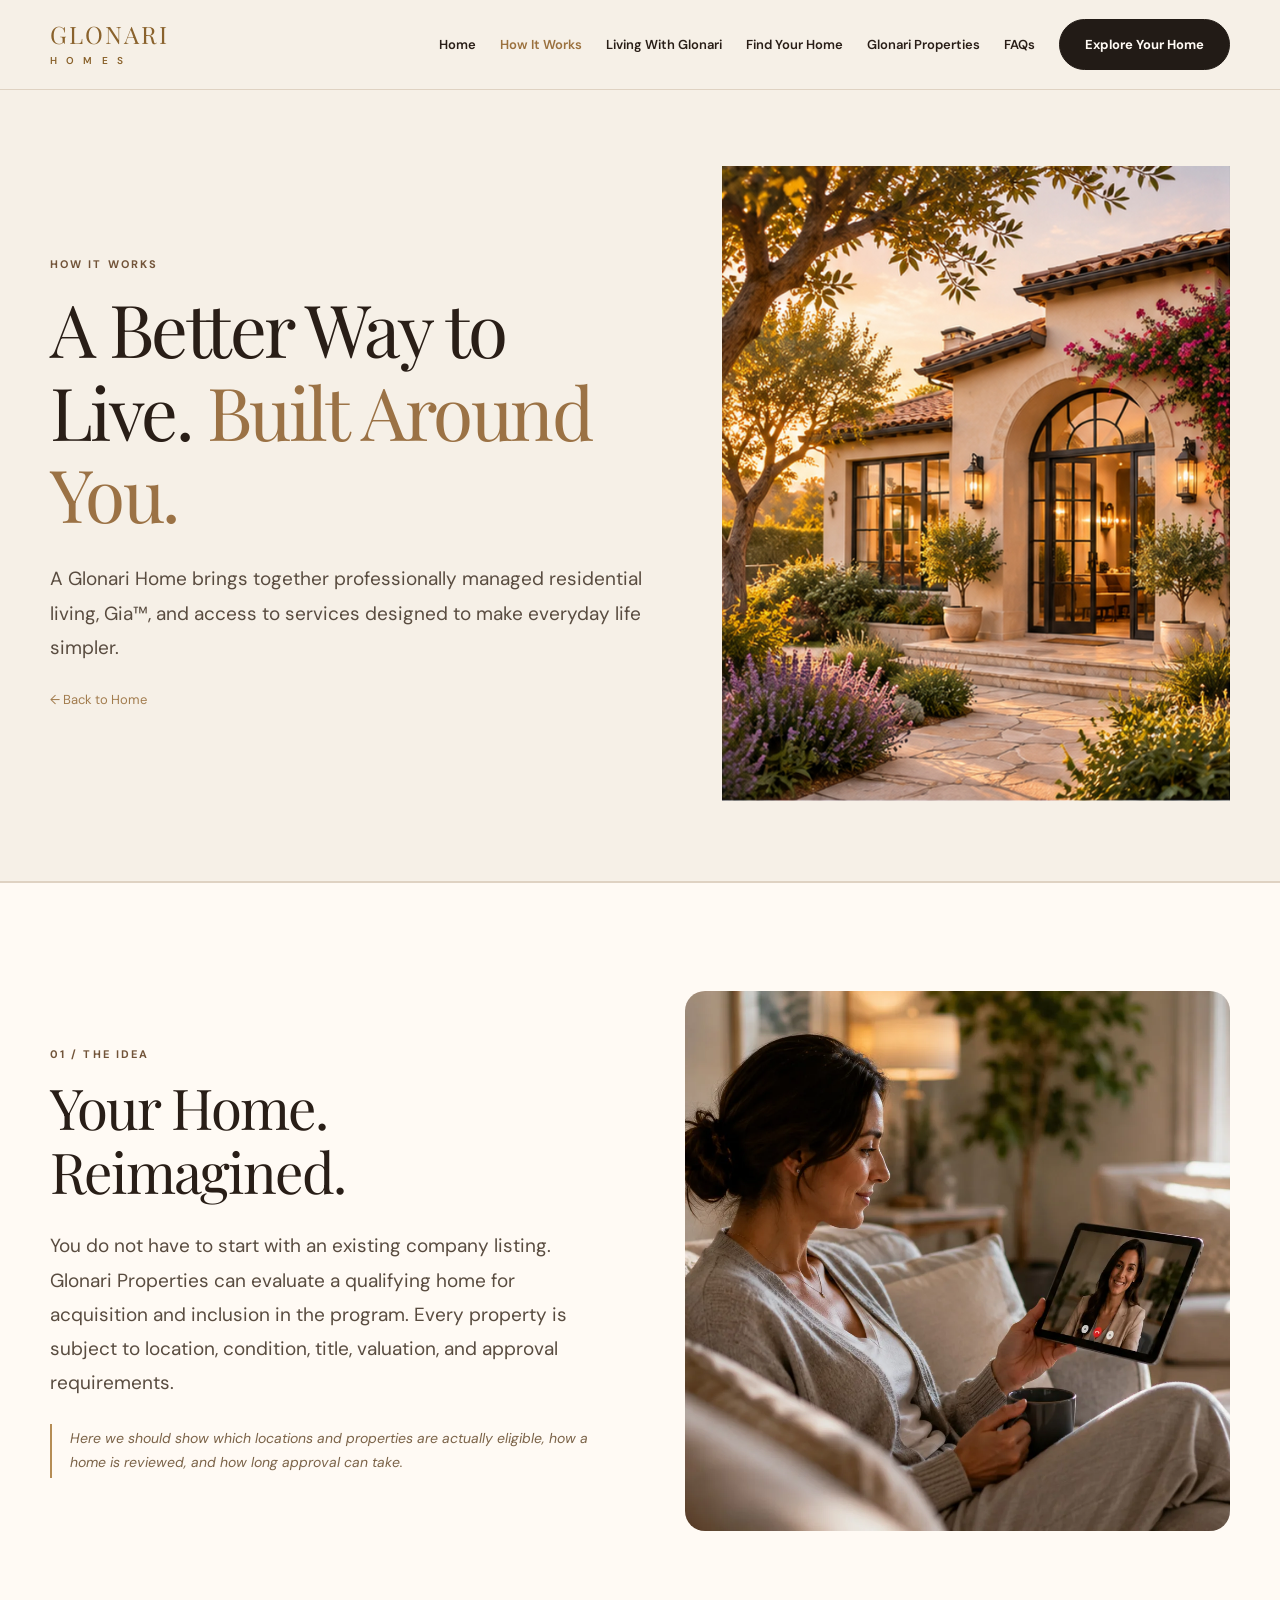
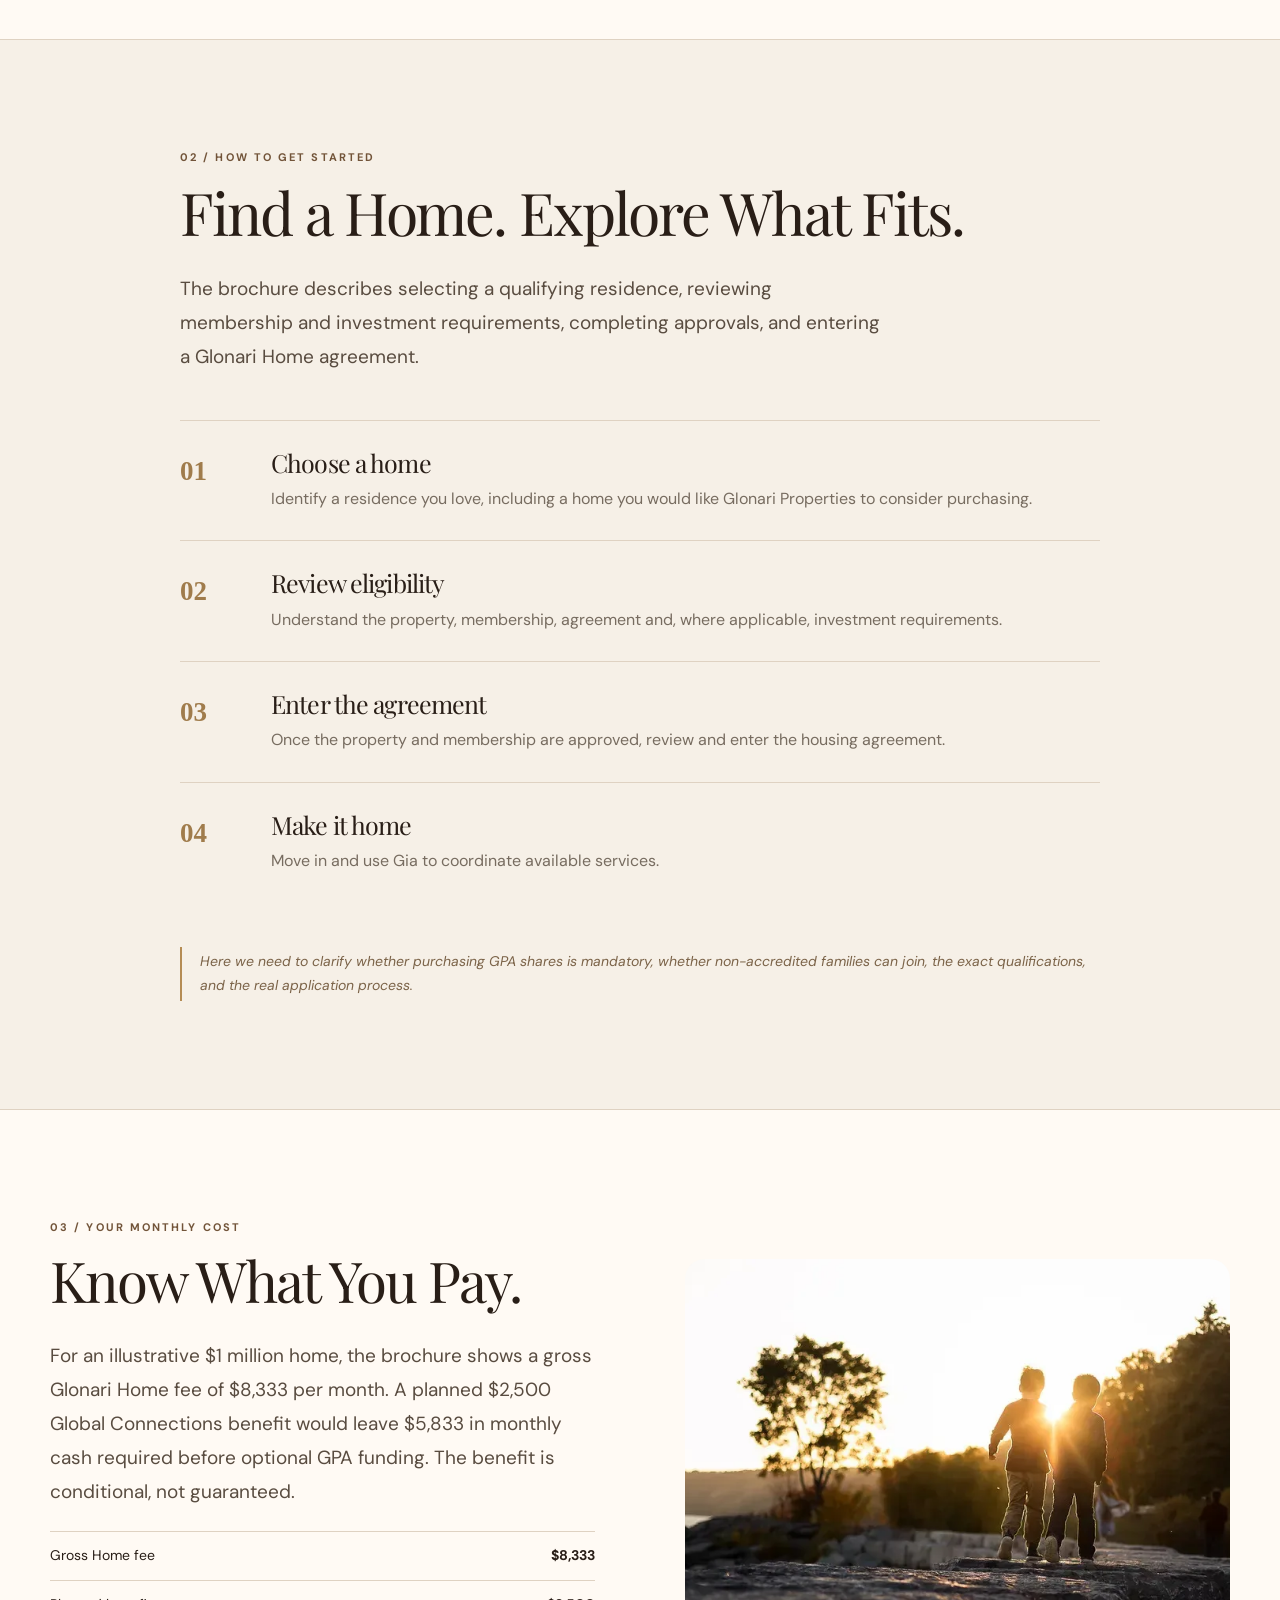
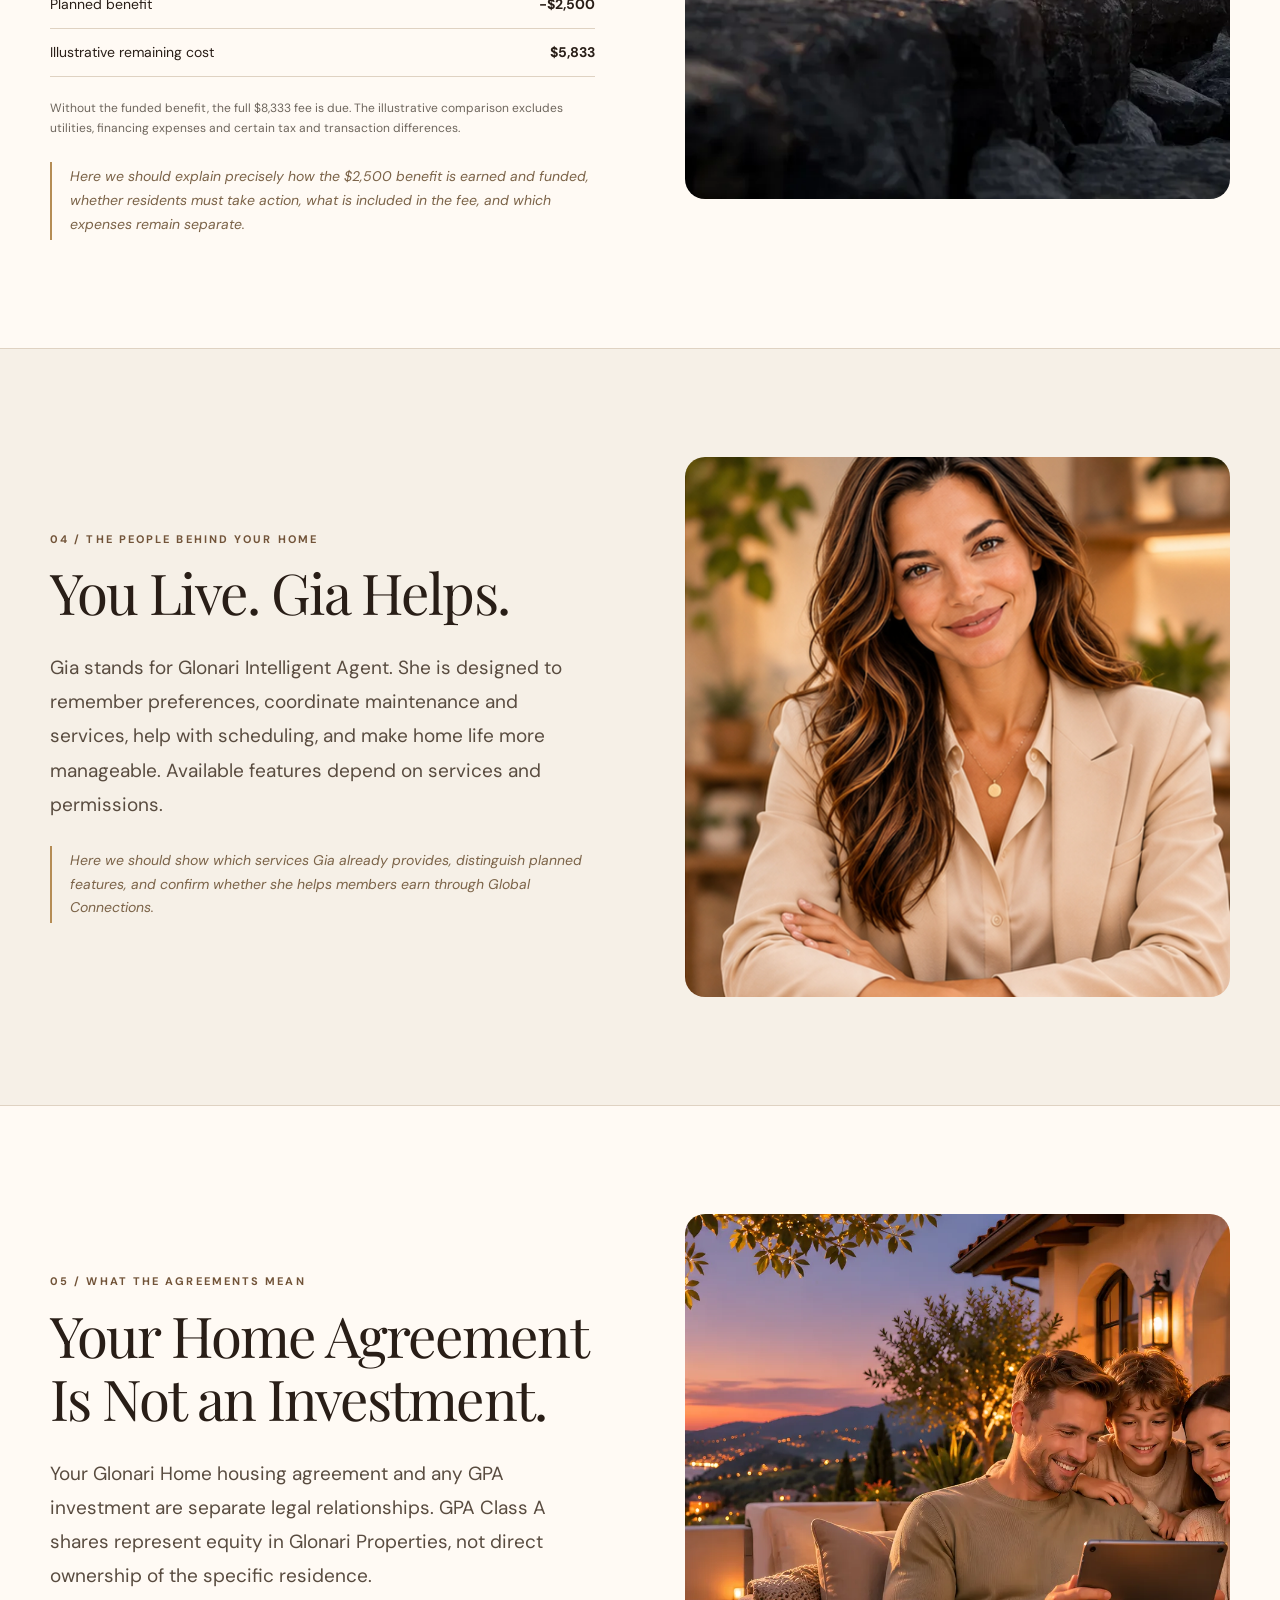
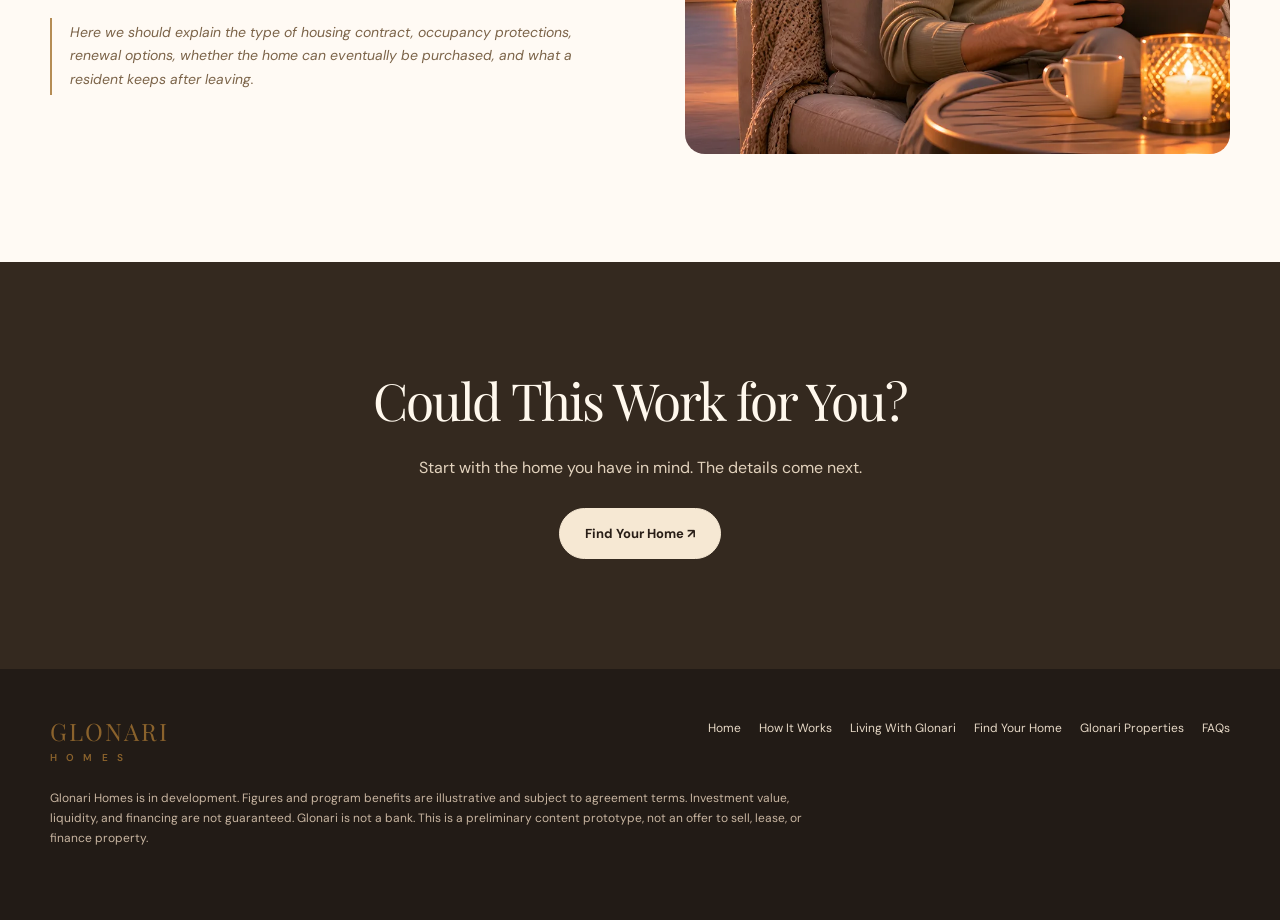
<file: how-it-works.html>
<!doctype html><html lang="en"><head><meta charset="utf-8"><meta name="viewport" content="width=device-width,initial-scale=1"><meta name="description" content="Glonari Homes preliminary website content prototype. Explore homes, Gia and the program’s proposed benefits."><title>How It Works | Glonari Homes — Content Draft</title><link rel="stylesheet" href="styles.css"></head><body><header class="topbar"><div class="container nav"><a class="brand" href="index.html">GLONARI<span>H O M E S</span></a><button class="mobile-toggle" aria-label="Toggle navigation" aria-expanded="false" onclick="const n=document.getElementById('main-nav');n.classList.toggle('open');this.setAttribute('aria-expanded',n.classList.contains('open'))">☰</button><nav class="menu" id="main-nav"><a href="index.html" >Home</a><a href="how-it-works.html" aria-current="page" >How It Works</a><a href="living-with-glonari.html" >Living With Glonari</a><a href="find-your-home.html" >Find Your Home</a><a href="glonari-properties.html" >Glonari Properties</a><a href="faqs.html" >FAQs</a><a class="btn" href="find-your-home.html">Explore Your Home</a></nav></div></header><main><section class="interior-hero"><div class="container interior-hero-grid"><div><div class="eyebrow">How It Works</div><h1>A Better Way to Live. <em>Built Around You.</em></h1><p class="lede">A Glonari Home brings together professionally managed residential living, Gia™, and access to services designed to make everyday life simpler.</p><a href="index.html" class="backtop">← Back to Home</a></div><img class="inner-hero-image" src="assets/how-01-house-1500.jpg" alt="Glonari Homes lifestyle illustration" /></div></section><section class="screen alternate"><div class="container split"><div class="section-copy"><div class="eyebrow">01 / The idea</div><h2>Your Home. Reimagined.</h2><p class="lede">You do not have to start with an existing company listing. Glonari Properties can evaluate a qualifying home for acquisition and inclusion in the program. Every property is subject to location, condition, title, valuation, and approval requirements.</p><div class="note">Here we should show which locations and properties are actually eligible, how a home is reviewed, and how long approval can take.</div></div><img class="media" src="assets/b-homes-main.webp" alt="Residential lifestyle illustration" loading="lazy"></div></section><section class="screen"><div class="container narrow-content"><div class="eyebrow">02 / How to get started</div><h2>Find a Home. Explore What Fits.</h2><p class="lede">The brochure describes selecting a qualifying residence, reviewing membership and investment requirements, completing approvals, and entering a Glonari Home agreement.</p><div class="step-stack"><div class="step-item"><strong>01</strong><div><h3>Choose a home</h3><p>Identify a residence you love, including a home you would like Glonari Properties to consider purchasing.</p></div></div><div class="step-item"><strong>02</strong><div><h3>Review eligibility</h3><p>Understand the property, membership, agreement and, where applicable, investment requirements.</p></div></div><div class="step-item"><strong>03</strong><div><h3>Enter the agreement</h3><p>Once the property and membership are approved, review and enter the housing agreement.</p></div></div><div class="step-item"><strong>04</strong><div><h3>Make it home</h3><p>Move in and use Gia to coordinate available services.</p></div></div></div><div class="note">Here we need to clarify whether purchasing GPA shares is mandatory, whether non-accredited families can join, the exact qualifications, and the real application process.</div></div></section><section class="screen alternate"><div class="container split"><div class="section-copy"><div class="eyebrow">03 / Your monthly cost</div><h2>Know What You Pay.</h2><p class="lede">For an illustrative $1 million home, the brochure shows a gross Glonari Home fee of $8,333 per month. A planned $2,500 Global Connections benefit would leave $5,833 in monthly cash required before optional GPA funding. The benefit is conditional, not guaranteed.</p><div class="cost-mini"><span>Gross Home fee <b>$8,333</b></span><span>Planned benefit <b>−$2,500</b></span><span>Illustrative remaining cost <b>$5,833</b></span></div><p class="smallprint">Without the funded benefit, the full $8,333 fee is due. The illustrative comparison excludes utilities, financing expenses and certain tax and transaction differences.</p><div class="note">Here we should explain precisely how the $2,500 benefit is earned and funded, whether residents must take action, what is included in the fee, and which expenses remain separate.</div></div><img class="media" src="assets/b-finances-inline.webp" alt="Residential lifestyle illustration" loading="lazy"></div></section><section class="screen "><div class="container split"><div class="section-copy"><div class="eyebrow">04 / The people behind your home</div><h2>You Live. Gia Helps.</h2><p class="lede">Gia stands for Glonari Intelligent Agent. She is designed to remember preferences, coordinate maintenance and services, help with scheduling, and make home life more manageable. Available features depend on services and permissions.</p><div class="note">Here we should show which services Gia already provides, distinguish planned features, and confirm whether she helps members earn through Global Connections.</div></div><img class="media" src="assets/how-01-gia-1500.jpg" alt="Residential lifestyle illustration" loading="lazy"></div></section><section class="screen alternate"><div class="container split"><div class="section-copy"><div class="eyebrow">05 / What the agreements mean</div><h2>Your Home Agreement Is Not an Investment.</h2><p class="lede">Your Glonari Home housing agreement and any GPA investment are separate legal relationships. GPA Class A shares represent equity in Glonari Properties, not direct ownership of the specific residence.</p><div class="note">Here we should explain the type of housing contract, occupancy protections, renewal options, whether the home can eventually be purchased, and what a resident keeps after leaving.</div></div><img class="media" src="assets/how-00-terrace-family-1600.webp" alt="Residential lifestyle illustration" loading="lazy"></div></section><section class="small-cta"><div class="container"><h2>Could This Work for You?</h2><p>Start with the home you have in mind. The details come next.</p><a class="btn" href="find-your-home.html">Find Your Home ↗</a></div></section></main><footer class="footer"><div class="container"><div class="footer-grid"><div class="brand">GLONARI<span>H O M E S</span></div><nav><a href="index.html">Home</a> <a href="how-it-works.html">How It Works</a> <a href="living-with-glonari.html">Living With Glonari</a> <a href="find-your-home.html">Find Your Home</a> <a href="glonari-properties.html">Glonari Properties</a> <a href="faqs.html">FAQs</a></nav></div><p class="smallprint">Glonari Homes is in development. Figures and program benefits are illustrative and subject to agreement terms. Investment value, liquidity, and financing are not guaranteed. Glonari is not a bank. This is a preliminary content prototype, not an offer to sell, lease, or finance property.</p></div></footer></body></html>
</file>
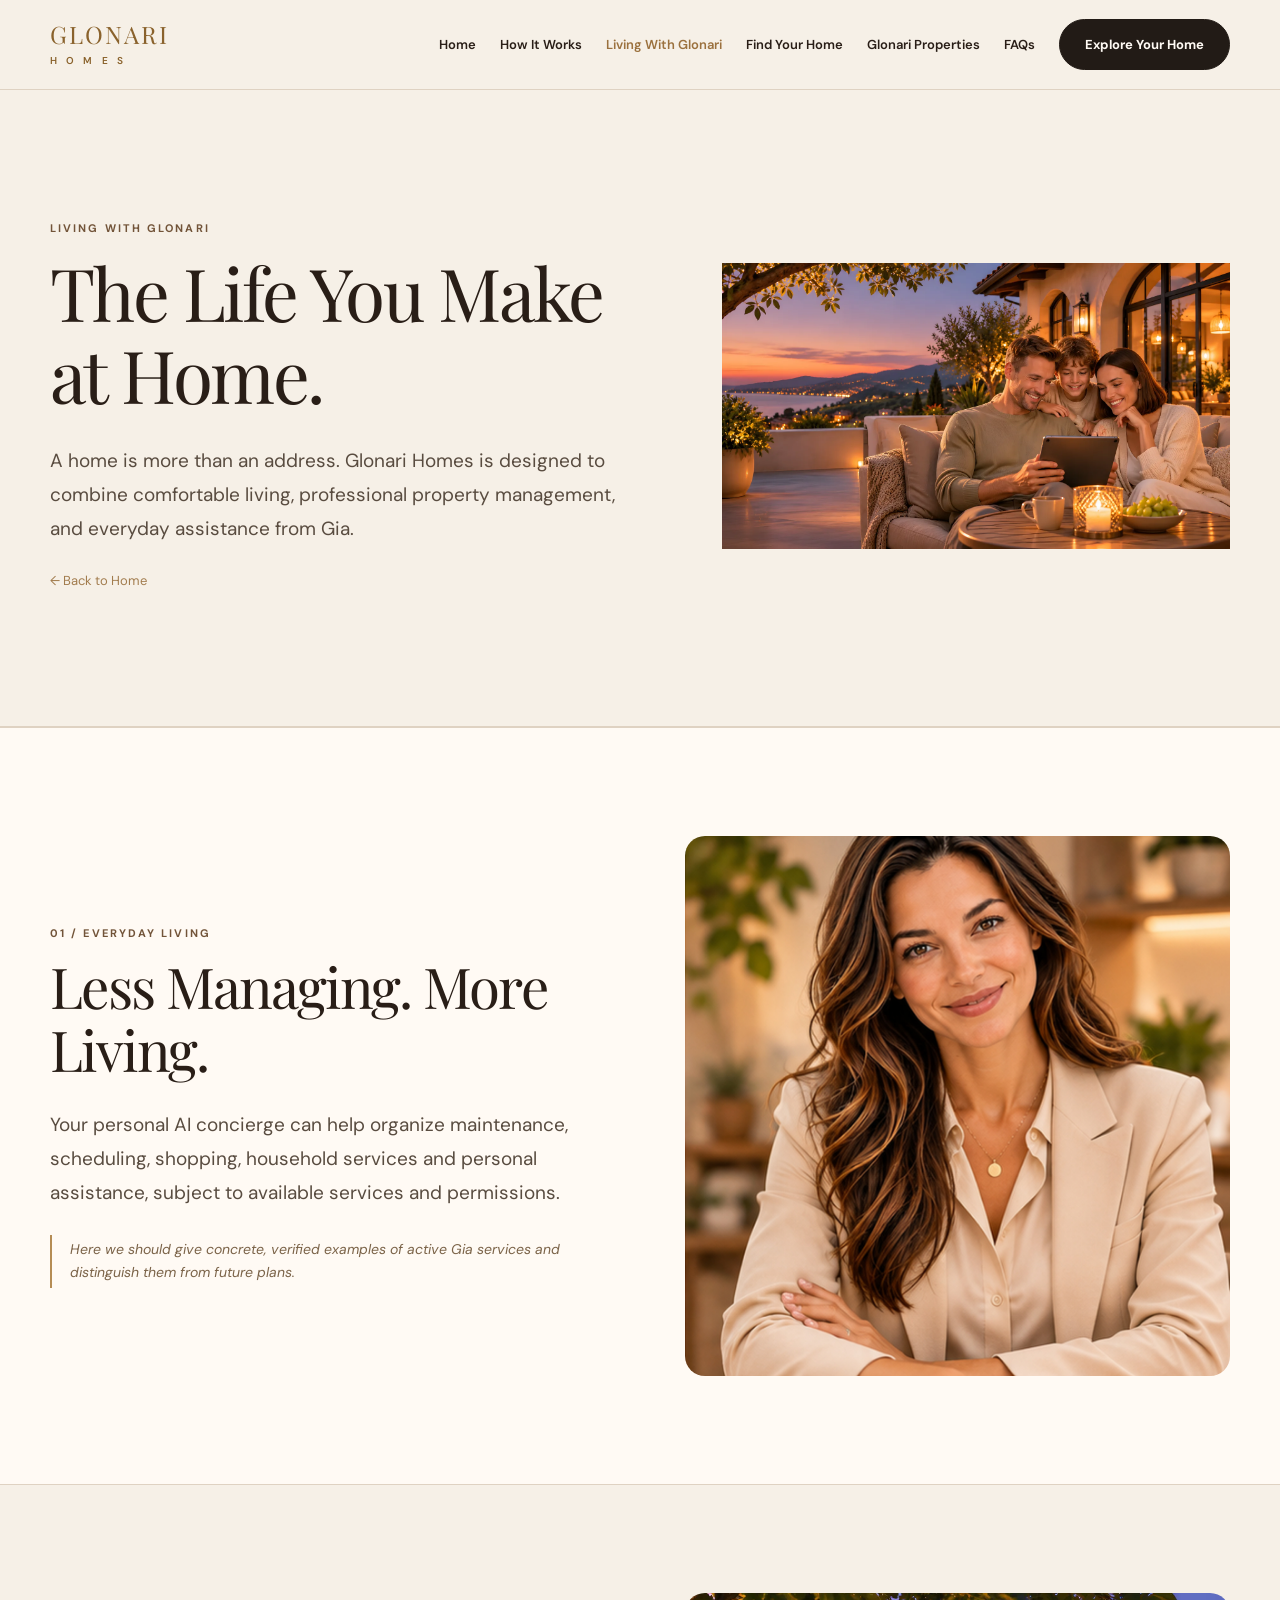
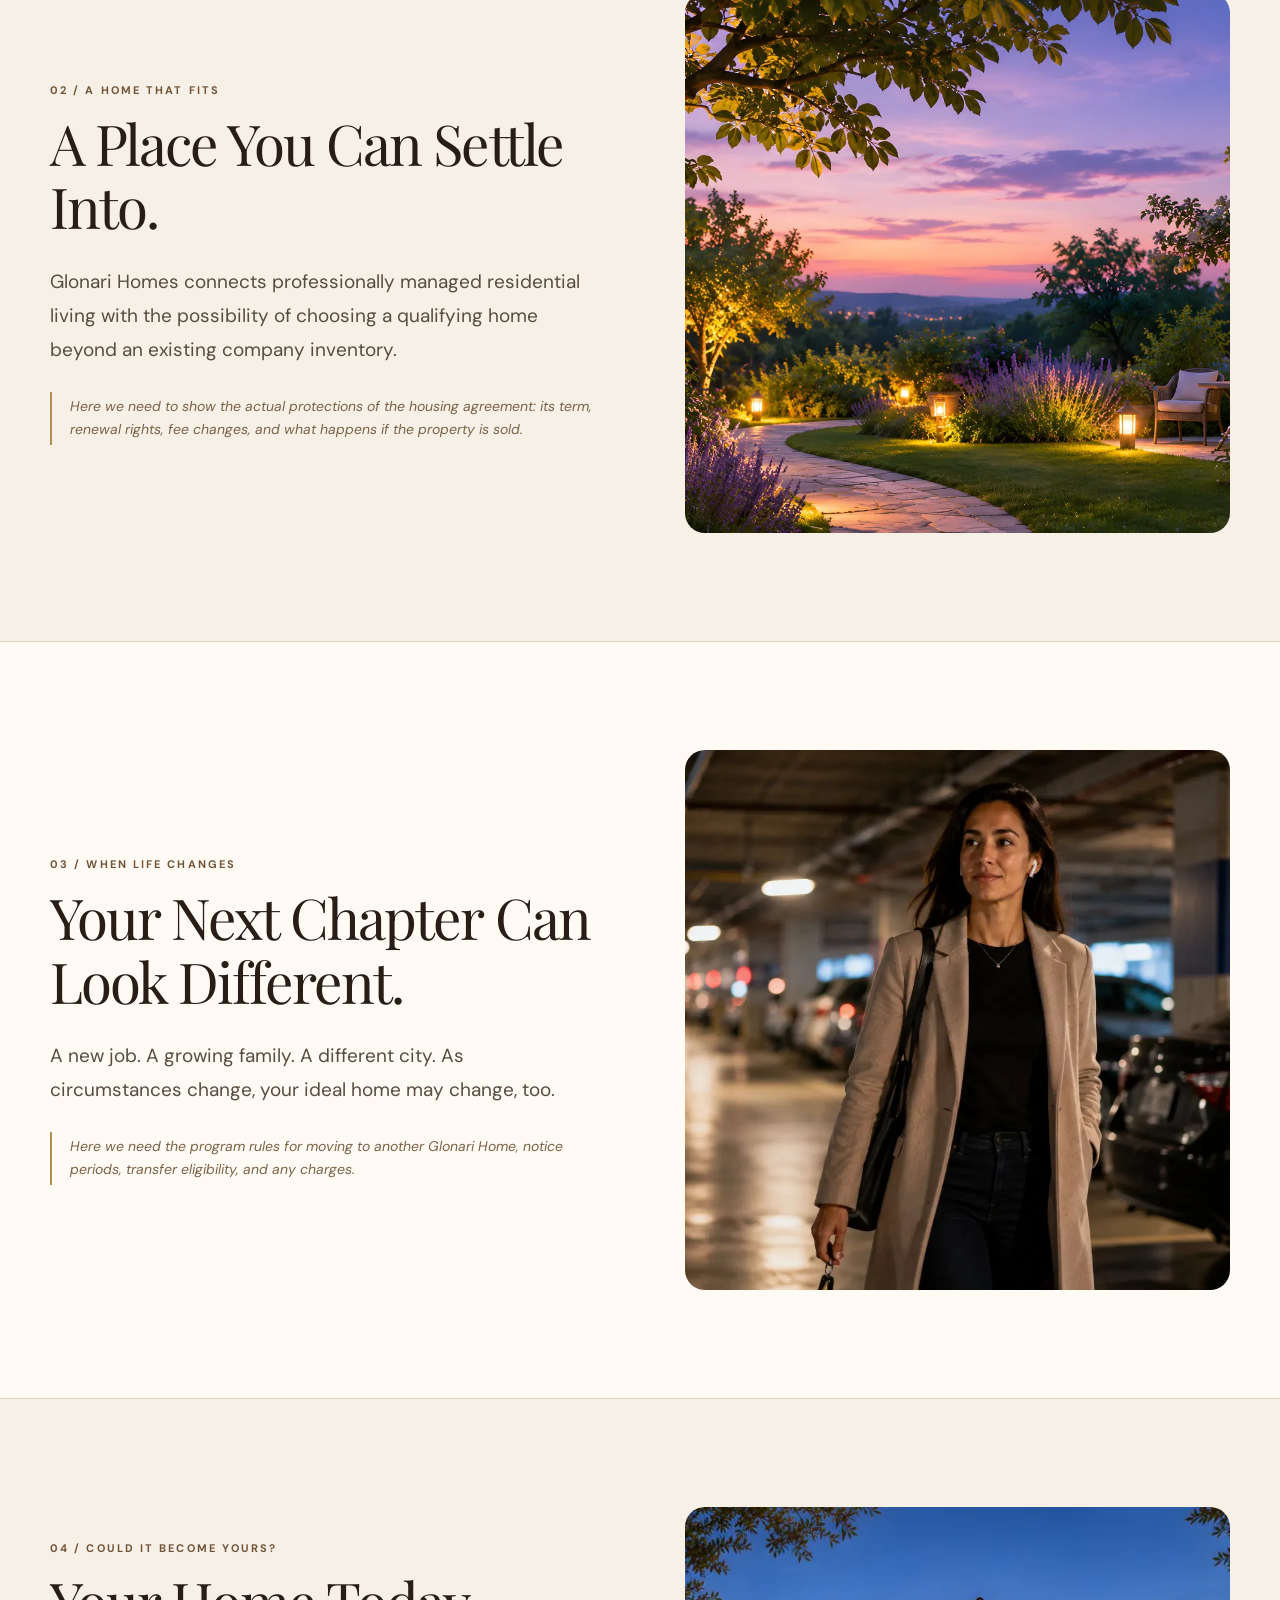
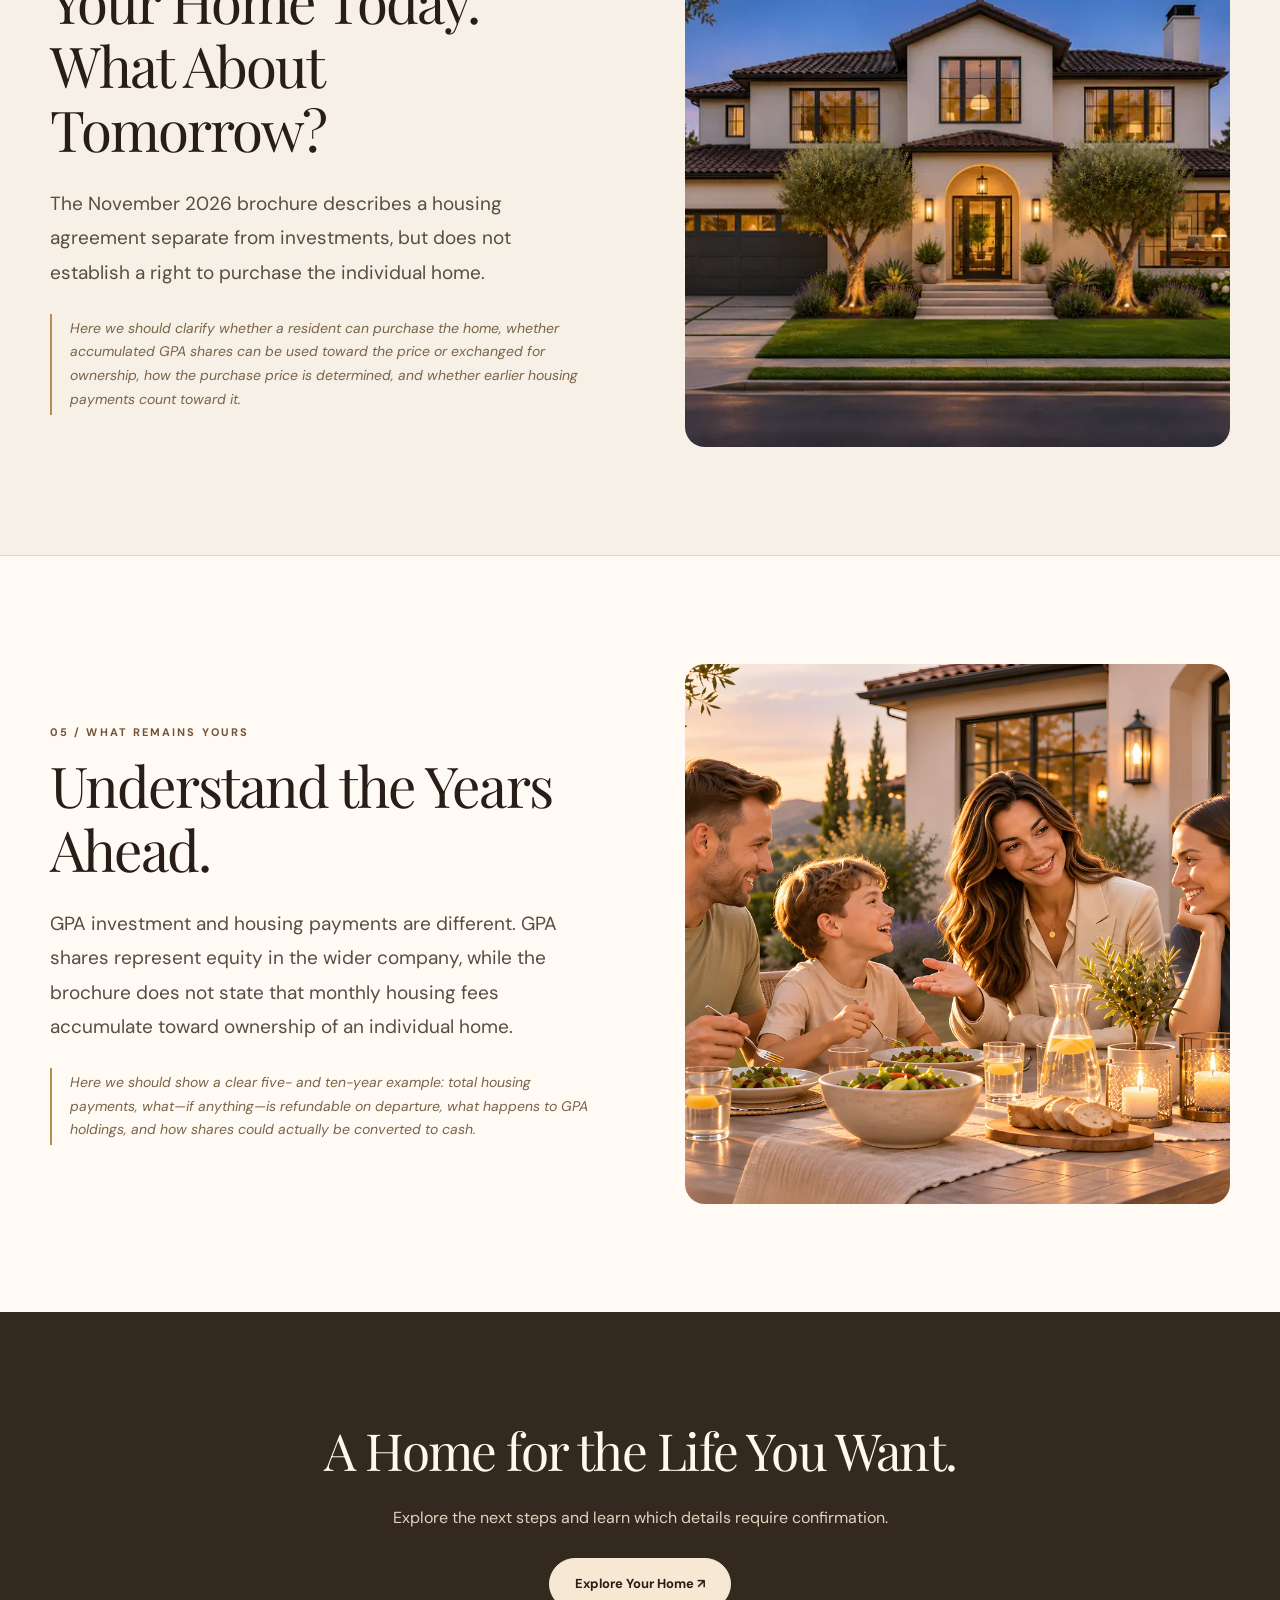
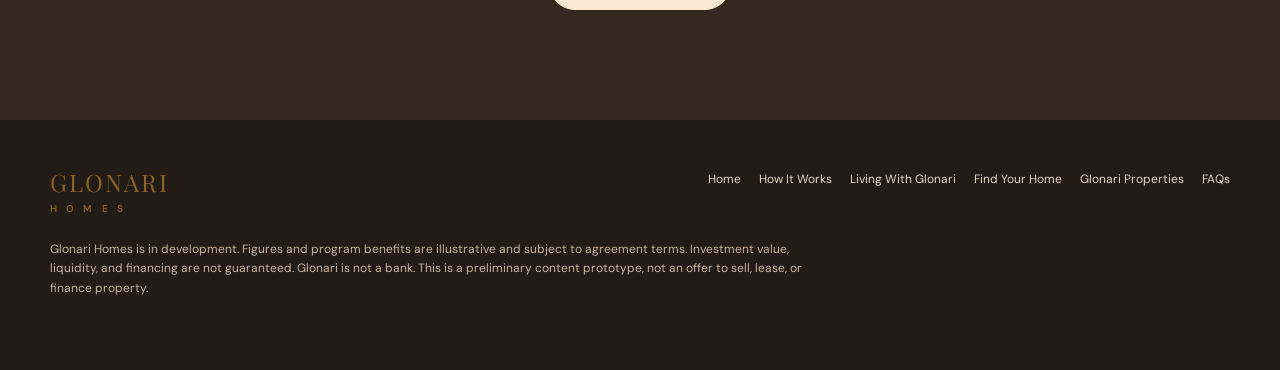
<file: living-with-glonari.html>
<!doctype html><html lang="en"><head><meta charset="utf-8"><meta name="viewport" content="width=device-width,initial-scale=1"><meta name="description" content="Glonari Homes preliminary website content prototype. Explore homes, Gia and the program’s proposed benefits."><title>Living With Glonari | Glonari Homes — Content Draft</title><link rel="stylesheet" href="styles.css"></head><body><header class="topbar"><div class="container nav"><a class="brand" href="index.html">GLONARI<span>H O M E S</span></a><button class="mobile-toggle" aria-label="Toggle navigation" aria-expanded="false" onclick="const n=document.getElementById('main-nav');n.classList.toggle('open');this.setAttribute('aria-expanded',n.classList.contains('open'))">☰</button><nav class="menu" id="main-nav"><a href="index.html" >Home</a><a href="how-it-works.html" >How It Works</a><a href="living-with-glonari.html" aria-current="page" >Living With Glonari</a><a href="find-your-home.html" >Find Your Home</a><a href="glonari-properties.html" >Glonari Properties</a><a href="faqs.html" >FAQs</a><a class="btn" href="find-your-home.html">Explore Your Home</a></nav></div></header><main><section class="interior-hero"><div class="container interior-hero-grid"><div><div class="eyebrow">Living With Glonari</div><h1>The Life You Make at Home.</h1><p class="lede">A home is more than an address. Glonari Homes is designed to combine comfortable living, professional property management, and everyday assistance from Gia.</p><a href="index.html" class="backtop">← Back to Home</a></div><img class="inner-hero-image" src="assets/how-00-terrace-family-1600.webp" alt="Glonari Homes lifestyle illustration" /></div></section><section class="screen alternate"><div class="container split"><div class="section-copy"><div class="eyebrow">01 / Everyday living</div><h2>Less Managing. More Living.</h2><p class="lede">Your personal AI concierge can help organize maintenance, scheduling, shopping, household services and personal assistance, subject to available services and permissions.</p><div class="note">Here we should give concrete, verified examples of active Gia services and distinguish them from future plans.</div></div><img class="media" src="assets/how-01-gia-1500.jpg" alt="Residential lifestyle illustration" loading="lazy"></div></section><section class="screen "><div class="container split"><div class="section-copy"><div class="eyebrow">02 / A home that fits</div><h2>A Place You Can Settle Into.</h2><p class="lede">Glonari Homes connects professionally managed residential living with the possibility of choosing a qualifying home beyond an existing company inventory.</p><div class="note">Here we need to show the actual protections of the housing agreement: its term, renewal rights, fee changes, and what happens if the property is sold.</div></div><img class="media" src="assets/living-05-view-garden-1600.webp" alt="Residential lifestyle illustration" loading="lazy"></div></section><section class="screen alternate"><div class="container split"><div class="section-copy"><div class="eyebrow">03 / When life changes</div><h2>Your Next Chapter Can Look Different.</h2><p class="lede">A new job. A growing family. A different city. As circumstances change, your ideal home may change, too.</p><div class="note">Here we need the program rules for moving to another Glonari Home, notice periods, transfer eligibility, and any charges.</div></div><img class="media" src="assets/b-moving-inline.webp" alt="Residential lifestyle illustration" loading="lazy"></div></section><section class="screen "><div class="container split"><div class="section-copy"><div class="eyebrow">04 / Could it become yours?</div><h2>Your Home Today. What About Tomorrow?</h2><p class="lede">The November 2026 brochure describes a housing agreement separate from investments, but does not establish a right to purchase the individual home.</p><div class="note">Here we should clarify whether a resident can purchase the home, whether accumulated GPA shares can be used toward the price or exchanged for ownership, how the purchase price is determined, and whether earlier housing payments count toward it.</div></div><img class="media" src="assets/living-03-complete-home-evening-800.webp" alt="Residential lifestyle illustration" loading="lazy"></div></section><section class="screen alternate"><div class="container split"><div class="section-copy"><div class="eyebrow">05 / What remains yours</div><h2>Understand the Years Ahead.</h2><p class="lede">GPA investment and housing payments are different. GPA shares represent equity in the wider company, while the brochure does not state that monthly housing fees accumulate toward ownership of an individual home.</p><div class="note">Here we should show a clear five- and ten-year example: total housing payments, what—if anything—is refundable on departure, what happens to GPA holdings, and how shares could actually be converted to cash.</div></div><img class="media" src="assets/how-00-system-circle-1600.webp" alt="Residential lifestyle illustration" loading="lazy"></div></section><section class="small-cta"><div class="container"><h2>A Home for the Life You Want.</h2><p>Explore the next steps and learn which details require confirmation.</p><a class="btn" href="find-your-home.html">Explore Your Home ↗</a></div></section></main><footer class="footer"><div class="container"><div class="footer-grid"><div class="brand">GLONARI<span>H O M E S</span></div><nav><a href="index.html">Home</a> <a href="how-it-works.html">How It Works</a> <a href="living-with-glonari.html">Living With Glonari</a> <a href="find-your-home.html">Find Your Home</a> <a href="glonari-properties.html">Glonari Properties</a> <a href="faqs.html">FAQs</a></nav></div><p class="smallprint">Glonari Homes is in development. Figures and program benefits are illustrative and subject to agreement terms. Investment value, liquidity, and financing are not guaranteed. Glonari is not a bank. This is a preliminary content prototype, not an offer to sell, lease, or finance property.</p></div></footer></body></html>
</file>
<file: styles.css>
@import url('https://fonts.googleapis.com/css2?family=DM+Sans:wght@400;500;600;700&family=Playfair+Display:wght@400;500;600&display=swap');
:root{--cream:#f6f0e7;--paper:#fffaf4;--ink:#291e17;--brown:#725439;--muted:#776c60;--line:#dfd2c2;--gold:#b58c54;--dark:#221b16}*{box-sizing:border-box}html{scroll-behavior:smooth}body{margin:0;background:var(--cream);color:var(--ink);font:16px/1.65 'DM Sans',Arial,sans-serif}img{display:block;max-width:100%}a{color:inherit;text-decoration:none}button{font:inherit}h1,h2,h3,.serif{font-family:'Playfair Display',Georgia,serif;font-weight:400;line-height:1.13;letter-spacing:-.035em}h1{font-size:clamp(3.2rem,6.3vw,7.25rem);margin:14px 0 28px}h2{font-size:clamp(2.5rem,4.6vw,5.1rem);margin:12px 0 27px}h3{font-size:clamp(1.6rem,2.4vw,2.4rem);margin:0 0 15px}p{margin:0 0 21px}.eyebrow{color:var(--brown);font-weight:700;letter-spacing:.19em;text-transform:uppercase;font-size:11px}.container{width:min(1400px,calc(100% - 100px));margin:auto}.topbar{background:rgba(246,240,231,.97);position:sticky;top:0;z-index:10;border-bottom:1px solid var(--line);backdrop-filter:blur(18px)}.nav{height:89px;display:flex;align-items:center;justify-content:space-between;gap:24px}.brand{font-family:'Playfair Display',Georgia,serif;letter-spacing:.08em;font-size:24px;line-height:1.0;white-space:nowrap;color:#8a622c}.brand span{font:600 10px 'DM Sans',sans-serif;letter-spacing:.36em;display:block;margin-top:8px}.menu{display:flex;align-items:center;gap:24px;font-size:13px;font-weight:600}.menu a:not(.btn):hover,.menu a[aria-current='page']{color:#9b713e}.btn{display:inline-flex;gap:11px;align-items:center;justify-content:center;background:var(--dark);color:var(--paper);border-radius:999px;padding:14px 25px;font-size:13px;font-weight:700;border:1px solid var(--dark);transition:.2s}.btn:hover{background:#5f452f;border-color:#5f452f}.btn.secondary{background:transparent;color:var(--ink);border-color:#a8937b}.btn.secondary:hover{background:#ede3d6}.mobile-toggle{display:none;border:0;background:none;font-size:26px;cursor:pointer;color:var(--ink)}.hero{min-height:690px;display:grid;grid-template-columns:46% 54%;align-items:stretch}.hero-copy{display:flex;justify-content:center;flex-direction:column;padding:90px clamp(35px,6vw,105px);max-width:760px}.hero-copy p{font-size:18px;max-width:550px;color:#65574b}.hero-photo{position:relative;min-height:630px;background:url('assets/how-00-terrace-family-1600.webp') center/cover}.hero-photo:after{content:'';position:absolute;inset:0;background:linear-gradient(0deg,rgba(24,18,13,.4),transparent 45%)}.hero-tag{position:absolute;bottom:42px;left:44px;z-index:1;color:#fff;font-size:13px;letter-spacing:.06em}.screen{padding:108px 0;border-top:1px solid var(--line)}.screen.alternate{background:var(--paper)}.split{display:grid;grid-template-columns:1fr 1fr;gap:clamp(35px,7vw,120px);align-items:center}.split.reverse .media{order:-1}.lede{font-size:19px;line-height:1.8;color:#594c40;max-width:700px}.media{width:100%;height:540px;object-fit:cover;border-radius:20px}.media.tall{height:600px}.note{font-style:italic;color:#7b6348;border-left:2px solid var(--gold);padding:3px 0 3px 18px;margin-top:24px;font-size:14px;line-height:1.7}.note strong{font-weight:600}.smallprint{font-size:12px;color:#6e665d;line-height:1.65}.statline{display:grid;grid-template-columns:1fr auto 1fr;gap:22px;align-items:center;border-top:1px solid var(--line);border-bottom:1px solid var(--line);padding:24px 0;margin:34px 0}.statline .value{font-family:'Playfair Display',Georgia,serif;font-size:clamp(2.1rem,3.5vw,4rem);line-height:1.1}.statline span{font-size:12px;color:var(--muted)}.statline .op{font-size:30px;color:var(--gold)}.portrait-layout{display:grid;grid-template-columns:1fr 1fr;gap:70px;align-items:center}.portrait-layout .portrait{width:100%;height:560px;border-radius:20px;object-fit:cover;object-position:center 35%}.gentle{background:#efe4d6}.columns{display:grid;grid-template-columns:repeat(3,minmax(0,1fr));gap:22px;margin-top:42px}.column{padding:28px;border:1px solid var(--line);border-radius:17px;background:var(--paper)}.column img{width:100%;height:250px;object-fit:cover;border-radius:11px;margin-bottom:23px}.column p{font-size:14px;color:var(--muted);line-height:1.75}.big-number{font:400 clamp(5rem,10vw,10rem)/.9 'Playfair Display',serif;letter-spacing:-.07em;color:#8f673e}.finance{position:relative;display:grid;grid-template-columns:1fr 1fr;gap:65px;align-items:center}.finance-figure{position:relative}.finance-figure img{width:100%;height:570px;object-fit:cover;border-radius:20px}.finance-figure .glass{position:absolute;bottom:20px;left:20px;right:20px;background:rgba(250,245,235,.94);padding:25px;border-radius:13px;backdrop-filter:blur(15px)}.finance-figure .glass .row{display:flex;justify-content:space-between;padding:9px 0;border-bottom:1px solid #e4d9cb;gap:20px}.finance-figure .glass .row:last-child{border:none;font-weight:700;font-size:22px;color:#78552d}.finance-figure .glass span{font-size:12px}.cta-screen{text-align:center;position:relative;background:linear-gradient(90deg,rgba(34,27,22,.85),rgba(34,27,22,.48)),url('assets/living-03-complete-home-evening-800.webp') center/cover;color:#fff;padding:155px 24px}.cta-screen h2{max-width:900px;margin:20px auto}.cta-screen p{max-width:600px;margin:0 auto 31px;color:#f3e9de}.cta-screen .btn{background:#f5e8d3;color:#291e17;border-color:#f5e8d3}.cta-screen .note{color:#f4e4cf;max-width:660px;margin:30px auto 0;text-align:left}.footer{padding:50px 0;background:var(--dark);color:#e6d8c6}.footer-grid{display:flex;justify-content:space-between;gap:40px}.footer nav{display:flex;flex-wrap:wrap;gap:18px;font-size:12px}.footer .smallprint{color:#c8b5a1;max-width:780px;margin-top:25px}.subpage-hero{padding:110px 0 70px;min-height:400px}.subpage-hero h1{font-size:clamp(3rem,5vw,6rem);max-width:1000px}.subpage-hero p{max-width:760px;font-size:19px;color:var(--muted)}.subpage-section{padding:65px 0 100px}.subpage-section .content{max-width:850px}.subpage-section h2{font-size:clamp(2rem,3vw,3.3rem)}.subpage-section .block{padding:28px 0;border-top:1px solid var(--line)}.subpage-section .block p{color:#65584a}.qa{padding:25px 0;border-bottom:1px solid var(--line)}.qa summary{cursor:pointer;font-weight:700}.qa p{padding-top:17px;color:var(--muted)}.backtop{font-size:13px;color:#a27c4e}.label{font-size:12px;letter-spacing:.13em;text-transform:uppercase;color:var(--brown);font-weight:700}
@media(max-width:1120px){.menu{gap:12px;font-size:12px}.container{width:min(100% - 55px,1400px)}.hero{grid-template-columns:48% 52%}.hero-copy{padding:65px 40px}}@media(max-width:820px){.mobile-toggle{display:block}.nav{height:75px}.menu{display:none;position:absolute;top:74px;left:0;right:0;padding:25px;background:var(--cream);border-bottom:1px solid var(--line);flex-direction:column;align-items:stretch;gap:15px}.menu.open{display:flex}.hero,.split,.finance,.portrait-layout{grid-template-columns:1fr}.hero-copy{padding:75px 28px}.hero-photo{min-height:440px}.split.reverse .media{order:0}.screen{padding:75px 0}.media,.media.tall,.portrait-layout .portrait,.finance-figure img{height:420px}.columns{grid-template-columns:1fr}.column img{height:280px}.footer-grid{flex-direction:column}.statline{gap:10px}.container{width:calc(100% - 42px)}}@media(prefers-reduced-motion:reduce){html{scroll-behavior:auto}*{transition:none!important}}
/* Secondary pages: content-forward expansion */
.interior-hero{background:var(--cream);padding:76px 0 80px;border-bottom:1px solid var(--line)}
.interior-hero-grid{display:grid;grid-template-columns:1.08fr .92fr;align-items:center;gap:75px;min-height:480px}
.interior-hero h1{font-size:clamp(3.3rem,5.7vw,6.9rem)}.interior-hero h1 em{font-style:normal;color:#9b7245}.interior-hero-image{height:490px;width:100%;object-fit:cover;border-radius:22px}
.narrow-content{max-width:920px}.section-copy h2{font-size:clamp(2.7rem,4.4vw,4.9rem)}.section-copy .lede{max-width:690px}
.step-stack{margin:45px 0}.step-item{display:grid;grid-template-columns:66px 1fr;gap:25px;border-top:1px solid var(--line);padding:28px 0}.step-item strong{font-family:Georgia,serif;font-size:27px;color:#a07c4c}.step-item h3{font-size:25px;margin:0 0 9px}.step-item p{color:var(--muted);margin:0}
.cost-mini{margin:22px 0;border-top:1px solid var(--line);border-bottom:1px solid var(--line)}.cost-mini span{display:flex;justify-content:space-between;gap:20px;padding:12px 0;border-bottom:1px solid var(--line);font-size:14px}.cost-mini span:last-child{border:0}.cost-mini b{white-space:nowrap}
.small-cta{background:#34291f;color:#fff8ed;padding:110px 0;text-align:center}.small-cta h2{font-size:clamp(2.4rem,4vw,4.4rem);margin:0 auto 25px}.small-cta p{max-width:640px;color:#e2d2bd;margin:0 auto 27px}.small-cta .btn{background:#f6e8d3;color:var(--ink);border-color:#f6e8d3}
.sample-questions{margin:30px 0}.sample-questions div{padding:19px 0;border-bottom:1px solid var(--line);font-size:21px}.sample-questions span{margin-right:24px;color:#a17a4a;font-size:13px;font-weight:700}.faq-wrap{max-width:960px}.faq-category{margin-top:42px}.faq-category:first-child{margin-top:0}.qa summary{font-family:'Playfair Display',Georgia,serif;font-size:clamp(1.35rem,2vw,1.9rem);font-weight:400;list-style-position:outside}.qa p{font-size:16px}.qa .note{margin-bottom:18px}.qa .note,.note{font-style:italic}
@media(max-width:820px){.interior-hero-grid{grid-template-columns:1fr;gap:32px;min-height:auto}.interior-hero{padding:60px 0}.interior-hero-image{height:350px}.step-item{grid-template-columns:45px 1fr;gap:12px}.sample-questions div{font-size:18px}}
</file>
